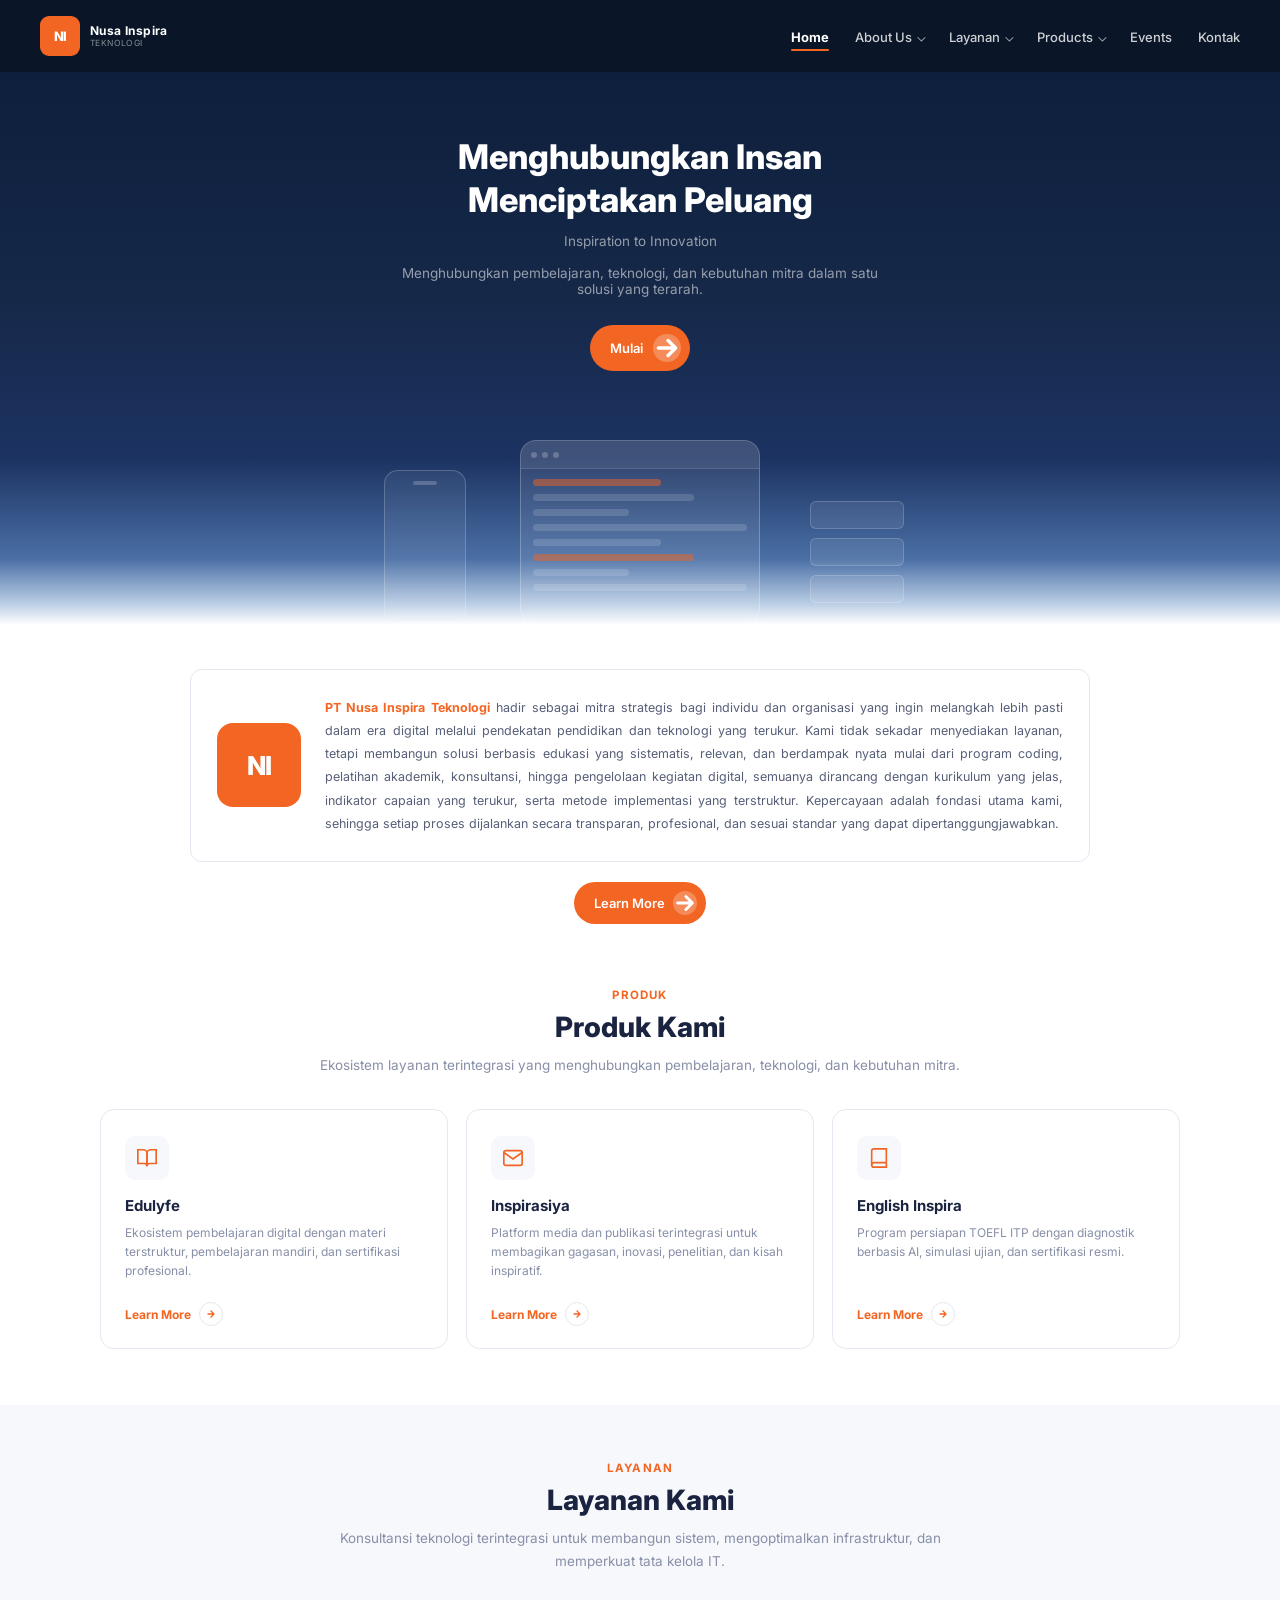
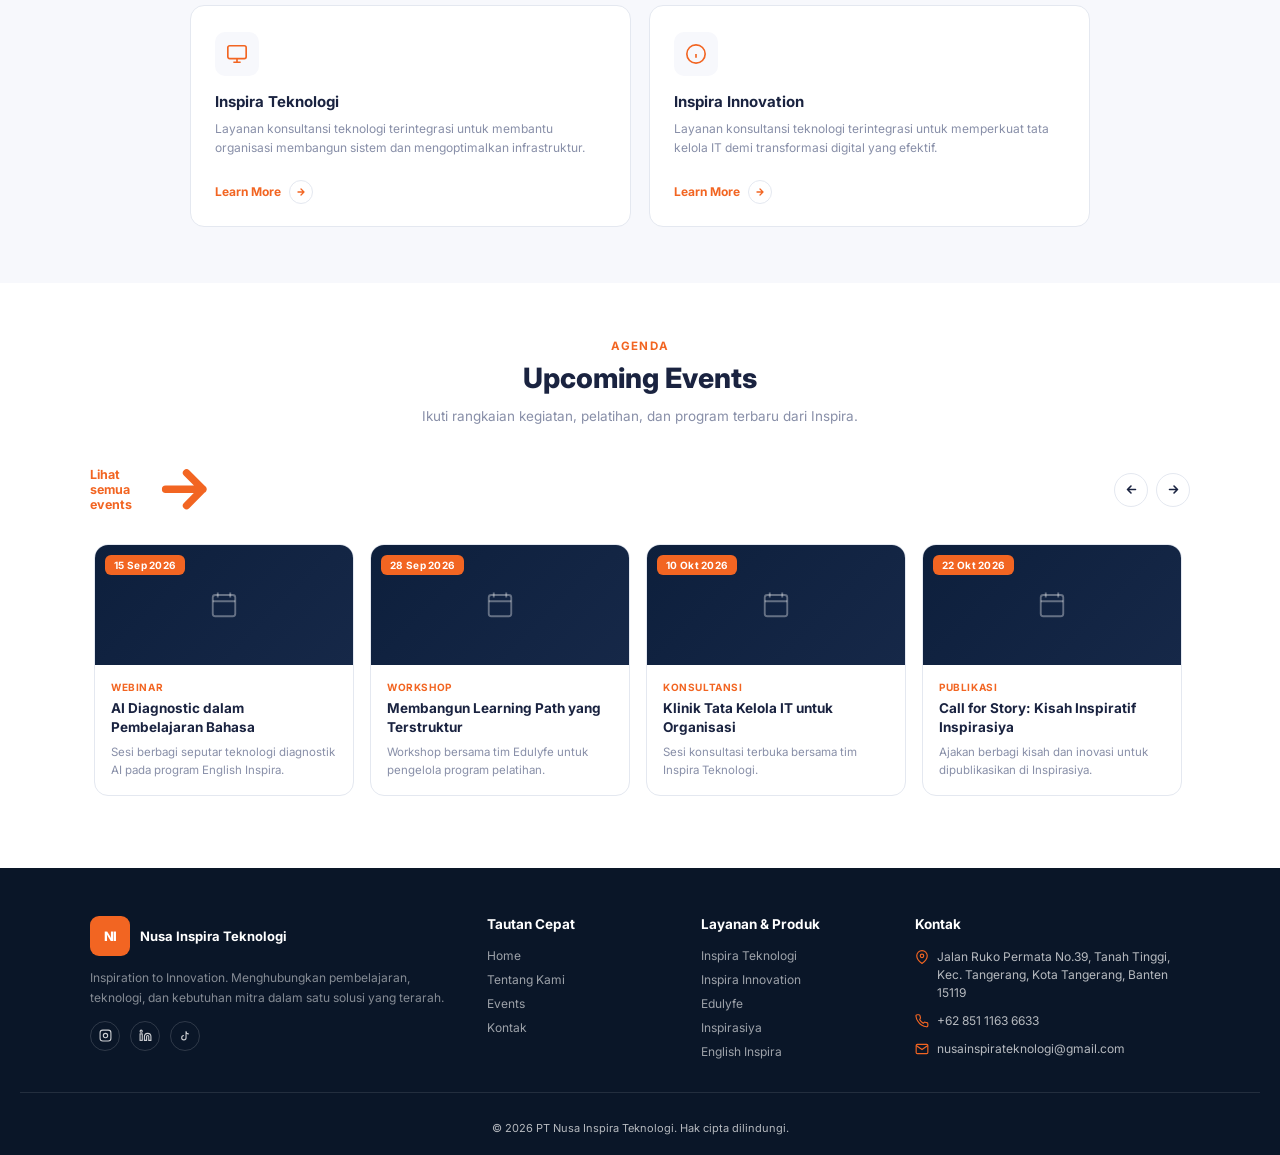
<file: index.html>
<!DOCTYPE html>
<html lang="id">
<head>
<meta charset="UTF-8" />
<meta name="viewport" content="width=device-width, initial-scale=1.0" />
<meta name="description" content="PT Nusa Inspira Teknologi — mitra strategis pendidikan dan teknologi untuk individu dan organisasi. Inspiration to Innovation." />
<title>PT Nusa Inspira Teknologi | Inspiration to Innovation</title>
<link href="https://fonts.googleapis.com/css2?family=Inter:wght@400;500;600;700;800&display=swap" rel="stylesheet" />
<link rel="icon" type="image/png" href="assets/favicon.png" />
<link rel="stylesheet" href="assets/style.css" />
</head>
<body data-page="home">

<script src="partials/nav.js"></script>

<!-- HERO -->
<section id="hero" class="hero">
  <h1>Menghubungkan Insan<br>Menciptakan Peluang</h1>
  <p class="subtitle">Inspiration to Innovation<br><br>Menghubungkan pembelajaran, teknologi, dan kebutuhan mitra dalam satu solusi yang terarah.</p>
  <a href="#layanan" class="hero-btn">
    <span>Mulai</span>
    <div class="arr"><svg viewBox="0 0 13 13" fill="none"><path d="M2.5 6.5h8M7 3l3.5 3.5L7 10" stroke="white" stroke-width="1.6" stroke-linecap="round" stroke-linejoin="round"/></svg></div>
  </a>
  <div class="hero-devices">
    <div class="dev-phone"></div>
    <div class="dev-main">
      <div class="dev-main-bar"><div class="dev-dot"></div><div class="dev-dot"></div><div class="dev-dot"></div></div>
      <div class="dev-main-body">
        <div class="dbar o s60"></div><div class="dbar s75"></div><div class="dbar s45"></div><div class="dbar"></div>
        <div class="dbar s60"></div><div class="dbar o s75"></div><div class="dbar s45"></div><div class="dbar"></div>
      </div>
    </div>
    <div class="dev-right"><div class="dev-rcard"></div><div class="dev-rcard"></div><div class="dev-rcard"></div></div>
  </div>
</section>

<!-- DESCRIPTION -->
<section class="about">
  <div class="about-card">
    <div class="about-logo"><div class="logo-mark">NI</div></div>
    <div class="about-text">
      <p><strong>PT Nusa Inspira Teknologi</strong> hadir sebagai mitra strategis bagi individu dan organisasi yang ingin melangkah lebih pasti dalam era digital melalui pendekatan pendidikan dan teknologi yang terukur. Kami tidak sekadar menyediakan layanan, tetapi membangun solusi berbasis edukasi yang sistematis, relevan, dan berdampak nyata mulai dari program coding, pelatihan akademik, konsultansi, hingga pengelolaan kegiatan digital, semuanya dirancang dengan kurikulum yang jelas, indikator capaian yang terukur, serta metode implementasi yang terstruktur. Kepercayaan adalah fondasi utama kami, sehingga setiap proses dijalankan secara transparan, profesional, dan sesuai standar yang dapat dipertanggungjawabkan.</p>
    </div>
  </div>
  <div class="about-learn-wrap">
    <a href="tentang-kami.html" class="about-learn">
      <span>Learn More</span>
      <div class="arr"><svg viewBox="0 0 13 13" fill="none"><path d="M2.5 6.5h8M7 3l3.5 3.5L7 10" stroke="white" stroke-width="1.6" stroke-linecap="round" stroke-linejoin="round"/></svg></div>
    </a>
  </div>
</section>

<!-- PRODUCTS -->
<section id="products" class="section">
  <div class="section-head">
    <span class="eyebrow">Produk</span>
    <h2>Produk Kami</h2>
    <p>Ekosistem layanan terintegrasi yang menghubungkan pembelajaran, teknologi, dan kebutuhan mitra.</p>
  </div>
  <div class="cards-wrap three">
    <a href="produk-edulyfe.html" class="svc-card">
      <div class="ci"><svg viewBox="0 0 24 24" fill="none" stroke="currentColor" stroke-width="1.8"><path d="M2 3h6a4 4 0 0 1 4 4v14a3 3 0 0 0-3-3H2z"/><path d="M22 3h-6a4 4 0 0 0-4 4v14a3 3 0 0 1 3-3h7z"/></svg></div>
      <h4>Edulyfe</h4>
      <p>Ekosistem pembelajaran digital dengan materi terstruktur, pembelajaran mandiri, dan sertifikasi profesional.</p>
      <span class="ca">Learn More <span class="circ"><svg viewBox="0 0 10 10" fill="none"><path d="M2 5h6M5 2l3 3-3 3" stroke="#f26522" stroke-width="1.3" stroke-linecap="round" stroke-linejoin="round"/></svg></span></span>
    </a>
    <a href="produk-inspirasiya.html" class="svc-card">
      <div class="ci"><svg viewBox="0 0 24 24" fill="none" stroke="currentColor" stroke-width="1.8"><path d="M4 4h16c1.1 0 2 .9 2 2v12c0 1.1-.9 2-2 2H4c-1.1 0-2-.9-2-2V6c0-1.1.9-2 2-2z"/><polyline points="22,6 12,13 2,6"/></svg></div>
      <h4>Inspirasiya</h4>
      <p>Platform media dan publikasi terintegrasi untuk membagikan gagasan, inovasi, penelitian, dan kisah inspiratif.</p>
      <span class="ca">Learn More <span class="circ"><svg viewBox="0 0 10 10" fill="none"><path d="M2 5h6M5 2l3 3-3 3" stroke="#f26522" stroke-width="1.3" stroke-linecap="round" stroke-linejoin="round"/></svg></span></span>
    </a>
    <a href="produk-english-inspira.html" class="svc-card">
      <div class="ci"><svg viewBox="0 0 24 24" fill="none" stroke="currentColor" stroke-width="1.8"><path d="M4 19.5A2.5 2.5 0 0 1 6.5 17H20"/><path d="M6.5 2H20v20H6.5A2.5 2.5 0 0 1 4 19.5v-15A2.5 2.5 0 0 1 6.5 2z"/></svg></div>
      <h4>English Inspira</h4>
      <p>Program persiapan TOEFL ITP dengan diagnostik berbasis AI, simulasi ujian, dan sertifikasi resmi.</p>
      <span class="ca">Learn More <span class="circ"><svg viewBox="0 0 10 10" fill="none"><path d="M2 5h6M5 2l3 3-3 3" stroke="#f26522" stroke-width="1.3" stroke-linecap="round" stroke-linejoin="round"/></svg></span></span>
    </a>
  </div>
</section>

<!-- LAYANAN -->
<section id="layanan" class="section alt">
  <div class="section-head">
    <span class="eyebrow">Layanan</span>
    <h2>Layanan Kami</h2>
    <p>Konsultansi teknologi terintegrasi untuk membangun sistem, mengoptimalkan infrastruktur, dan memperkuat tata kelola IT.</p>
  </div>
  <div class="cards-wrap">
    <a href="layanan-inspira-teknologi.html" class="svc-card">
      <div class="ci"><svg viewBox="0 0 24 24" fill="none" stroke="currentColor" stroke-width="1.8"><rect x="2" y="3" width="20" height="14" rx="2"/><line x1="8" y1="21" x2="16" y2="21"/><line x1="12" y1="17" x2="12" y2="21"/></svg></div>
      <h4>Inspira Teknologi</h4>
      <p>Layanan konsultansi teknologi terintegrasi untuk membantu organisasi membangun sistem dan mengoptimalkan infrastruktur.</p>
      <span class="ca">Learn More <span class="circ"><svg viewBox="0 0 10 10" fill="none"><path d="M2 5h6M5 2l3 3-3 3" stroke="#f26522" stroke-width="1.3" stroke-linecap="round" stroke-linejoin="round"/></svg></span></span>
    </a>
    <a href="layanan-inspira-innovation.html" class="svc-card">
      <div class="ci"><svg viewBox="0 0 24 24" fill="none" stroke="currentColor" stroke-width="1.8"><circle cx="12" cy="12" r="10"/><path d="M12 16v-4M12 8h.01"/></svg></div>
      <h4>Inspira Innovation</h4>
      <p>Layanan konsultansi teknologi terintegrasi untuk memperkuat tata kelola IT demi transformasi digital yang efektif.</p>
      <span class="ca">Learn More <span class="circ"><svg viewBox="0 0 10 10" fill="none"><path d="M2 5h6M5 2l3 3-3 3" stroke="#f26522" stroke-width="1.3" stroke-linecap="round" stroke-linejoin="round"/></svg></span></span>
    </a>
  </div>
</section>

<!-- EVENTS STRIP -->
<section id="events" class="section">
  <div class="section-head">
    <span class="eyebrow">Agenda</span>
    <h2>Upcoming Events</h2>
    <p>Ikuti rangkaian kegiatan, pelatihan, dan program terbaru dari Inspira.</p>
  </div>
  <div class="events-strip-wrap">
    <div class="events-nav-btns">
      <a href="events.html" class="events-see-all">Lihat semua events
        <svg viewBox="0 0 13 13" fill="none"><path d="M2.5 6.5h8M7 3l3.5 3.5L7 10" stroke="#f26522" stroke-width="1.6" stroke-linecap="round" stroke-linejoin="round"/></svg>
      </a>
      <div class="events-arrow-group">
        <button class="earrow" id="eventsLeft" aria-label="Lihat semua events" title="Lihat semua events">
          <svg viewBox="0 0 13 13" fill="none"><path d="M10.5 6.5h-8M6 3 2.5 6.5 6 10" stroke="#1a2340" stroke-width="1.6" stroke-linecap="round" stroke-linejoin="round"/></svg>
        </button>
        <button class="earrow" id="eventsRight" aria-label="Geser kanan" title="Geser kanan">
          <svg viewBox="0 0 13 13" fill="none"><path d="M2.5 6.5h8M7 3l3.5 3.5L7 10" stroke="#1a2340" stroke-width="1.6" stroke-linecap="round" stroke-linejoin="round"/></svg>
        </button>
      </div>
    </div>
    <div class="events-strip" id="eventsStrip">
      <a href="event-detail.html?id=ai-diagnostic-pembelajaran-bahasa" class="event-card">
        <div class="event-thumb">
          <span class="event-date-badge">15 Sep 2026</span>
          <svg viewBox="0 0 24 24" fill="none" stroke="currentColor" stroke-width="1.5"><rect x="3" y="4" width="18" height="17" rx="2"/><line x1="3" y1="9" x2="21" y2="9"/><line x1="7" y1="2" x2="7" y2="6"/><line x1="17" y1="2" x2="17" y2="6"/></svg>
        </div>
        <div class="event-body">
          <span class="etag">Webinar</span>
          <h4>AI Diagnostic dalam Pembelajaran Bahasa</h4>
          <p>Sesi berbagi seputar teknologi diagnostik AI pada program English Inspira.</p>
        </div>
      </a>
      <a href="event-detail.html?id=membangun-learning-path" class="event-card">
        <div class="event-thumb">
          <span class="event-date-badge">28 Sep 2026</span>
          <svg viewBox="0 0 24 24" fill="none" stroke="currentColor" stroke-width="1.5"><rect x="3" y="4" width="18" height="17" rx="2"/><line x1="3" y1="9" x2="21" y2="9"/><line x1="7" y1="2" x2="7" y2="6"/><line x1="17" y1="2" x2="17" y2="6"/></svg>
        </div>
        <div class="event-body">
          <span class="etag">Workshop</span>
          <h4>Membangun Learning Path yang Terstruktur</h4>
          <p>Workshop bersama tim Edulyfe untuk pengelola program pelatihan.</p>
        </div>
      </a>
      <a href="event-detail.html?id=klinik-tata-kelola-it" class="event-card">
        <div class="event-thumb">
          <span class="event-date-badge">10 Okt 2026</span>
          <svg viewBox="0 0 24 24" fill="none" stroke="currentColor" stroke-width="1.5"><rect x="3" y="4" width="18" height="17" rx="2"/><line x1="3" y1="9" x2="21" y2="9"/><line x1="7" y1="2" x2="7" y2="6"/><line x1="17" y1="2" x2="17" y2="6"/></svg>
        </div>
        <div class="event-body">
          <span class="etag">Konsultansi</span>
          <h4>Klinik Tata Kelola IT untuk Organisasi</h4>
          <p>Sesi konsultasi terbuka bersama tim Inspira Teknologi.</p>
        </div>
      </a>
      <a href="event-detail.html?id=call-for-story-inspirasiya" class="event-card">
        <div class="event-thumb">
          <span class="event-date-badge">22 Okt 2026</span>
          <svg viewBox="0 0 24 24" fill="none" stroke="currentColor" stroke-width="1.5"><rect x="3" y="4" width="18" height="17" rx="2"/><line x1="3" y1="9" x2="21" y2="9"/><line x1="7" y1="2" x2="7" y2="6"/><line x1="17" y1="2" x2="17" y2="6"/></svg>
        </div>
        <div class="event-body">
          <span class="etag">Publikasi</span>
          <h4>Call for Story: Kisah Inspiratif Inspirasiya</h4>
          <p>Ajakan berbagi kisah dan inovasi untuk dipublikasikan di Inspirasiya.</p>
        </div>
      </a>
    </div>
  </div>
</section>

<script src="partials/footer.js"></script>
<script src="assets/main.js"></script>
</body>
</html>
</file>
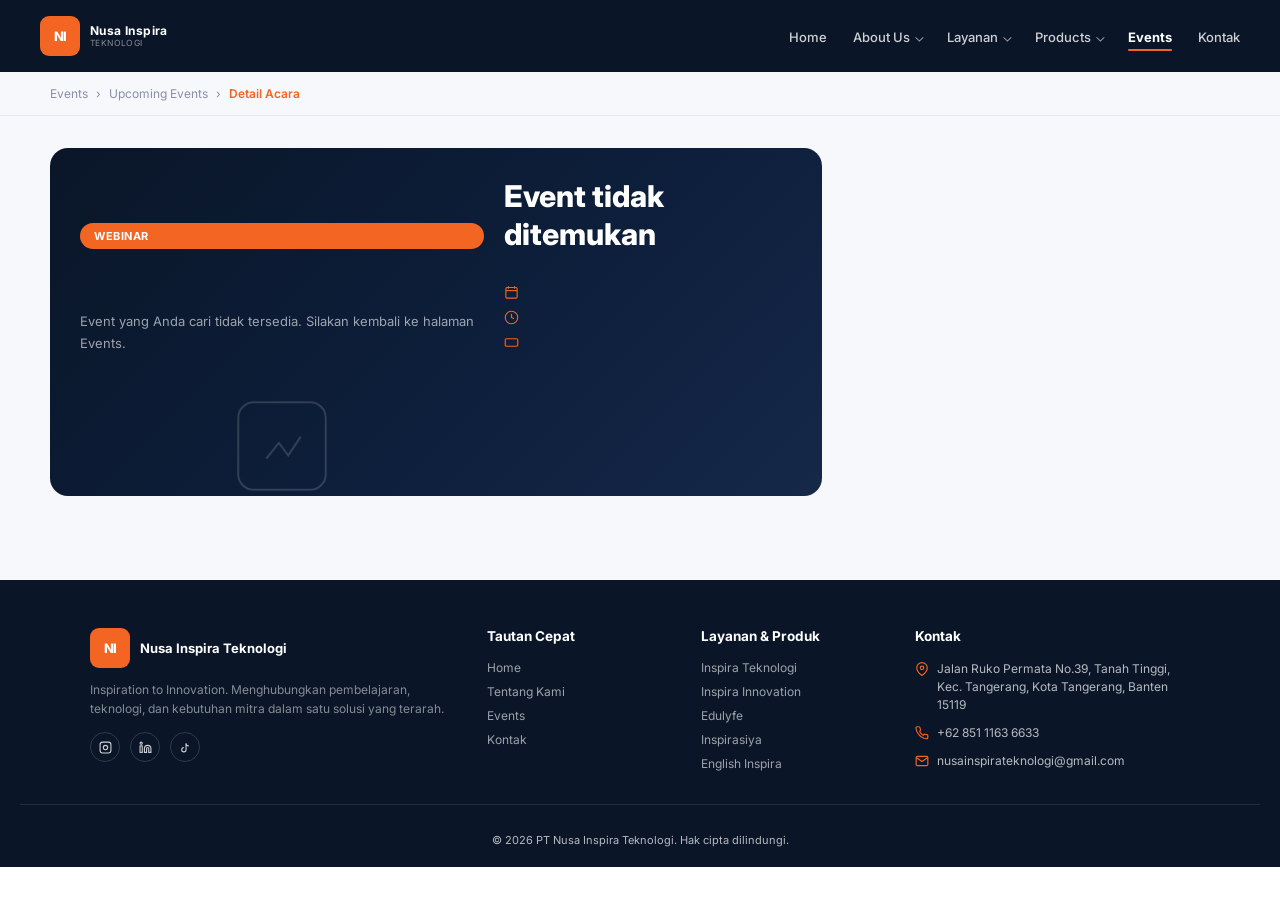
<file: event-detail.html>
<!DOCTYPE html>
<html lang="id">
<head>
<meta charset="UTF-8" />
<meta name="viewport" content="width=device-width, initial-scale=1.0" />
<meta name="description" content="Detail Event — PT Nusa Inspira Teknologi." />
<title>Detail Event | PT Nusa Inspira Teknologi</title>
<link href="https://fonts.googleapis.com/css2?family=Inter:wght@400;500;600;700;800&display=swap" rel="stylesheet" />
<link rel="icon" type="image/png" href="assets/favicon.png" />
<link rel="stylesheet" href="assets/style.css" />
</head>
<body data-page="events">

<script src="partials/nav.js"></script>

<div class="ed-breadcrumb">
  <div class="ed-breadcrumb-inner">
    <a href="events.html">Events</a>
    <span>&rsaquo;</span>
    <a href="events.html">Upcoming Events</a>
    <span>&rsaquo;</span>
    <span id="ed-crumb-title">Detail Acara</span>
  </div>
</div>

<section class="section ed-section">
  <div class="ed-layout">

    <div class="ed-main">
      <div class="ed-hero">
        <span class="ed-hero-tag" id="ed-tag">Webinar</span>
        <h1 id="ed-title">Memuat...</h1>
        <p id="ed-desc-short"></p>
        <div class="ed-hero-meta">
          <span><svg viewBox="0 0 24 24" fill="none" stroke="currentColor" stroke-width="1.8"><rect x="3" y="4" width="18" height="17" rx="2"/><line x1="3" y1="9" x2="21" y2="9"/><line x1="7" y1="2" x2="7" y2="6"/><line x1="17" y1="2" x2="17" y2="6"/></svg><span id="ed-date"></span></span>
          <span><svg viewBox="0 0 24 24" fill="none" stroke="currentColor" stroke-width="1.8"><circle cx="12" cy="12" r="10"/><polyline points="12 6 12 12 16 14"/></svg><span id="ed-time"></span></span>
          <span><svg viewBox="0 0 24 24" fill="none" stroke="currentColor" stroke-width="1.8"><rect x="2" y="6" width="20" height="12" rx="2"/><path d="M12 12h.01"/></svg><span id="ed-location"></span></span>
        </div>
        <div class="ed-hero-visual">
          <svg viewBox="0 0 64 64" fill="none" stroke="currentColor" stroke-width="1.3"><rect x="4" y="4" width="56" height="56" rx="10"/><path d="M22 40l8-10 6 8 8-12"/></svg>
        </div>
      </div>

      <div class="ed-card">
        <h3>Tentang Acara</h3>
        <p id="ed-about"></p>
      </div>

      <div class="ed-twocol">
        <div class="ed-card">
          <h3>Agenda</h3>
          <ul class="ed-agenda" id="ed-agenda"></ul>
        </div>
        <div class="ed-card">
          <h3>Anda akan mendapatkan</h3>
          <ul class="ed-benefits" id="ed-benefits"></ul>
        </div>
      </div>

      <div class="ed-card">
        <h3>Pembicara</h3>
        <div class="ed-speakers" id="ed-speakers"></div>
      </div>
    </div>

    <aside class="ed-sidebar">
      <div class="ed-card ed-cta-card">
        <h3>Siap bergabung?</h3>
        <p>Daftarkan diri Anda sekarang dan dapatkan akses ke materi eksklusif serta sesi interaktif bersama ahlinya.</p>
        <a href="produk-edulyfe.html" class="ed-regist-btn">
          <svg viewBox="0 0 24 24" fill="none" stroke="currentColor" stroke-width="2"><path d="M18 13v6a2 2 0 0 1-2 2H5a2 2 0 0 1-2-2V8a2 2 0 0 1 2-2h6"/><polyline points="15 3 21 3 21 9"/><line x1="10" y1="14" x2="21" y2="3"/></svg>
          <span>Daftar Sekarang di Edulyfe.id</span>
        </a>
        <p class="ed-cta-note">Anda akan diarahkan ke <strong>edulyfe.id</strong> untuk proses pendaftaran dan pembayaran.</p>
        <div class="ed-trust-row">
          <div><svg viewBox="0 0 24 24" fill="none" stroke="currentColor" stroke-width="1.8"><path d="M12 22s8-4 8-10V5l-8-3-8 3v7c0 6 8 10 8 10z"/></svg><span>Pembayaran Aman</span></div>
          <div><svg viewBox="0 0 24 24" fill="none" stroke="currentColor" stroke-width="1.8"><path d="M12 15a4 4 0 1 0 0-8 4 4 0 0 0 0 8z"/><path d="M8.5 14 7 22l5-3 5 3-1.5-8"/></svg><span>E-sertifikat Resmi</span></div>
          <div><svg viewBox="0 0 24 24" fill="none" stroke="currentColor" stroke-width="1.8"><path d="M18 8a6 6 0 0 0-12 0c0 7-3 9-3 9h18s-3-2-3-9"/><path d="M13.7 21a2 2 0 0 1-3.4 0"/></svg><span>Dukungan Peserta</span></div>
        </div>
      </div>

      <div class="ed-card ed-info-card">
        <h3>Informasi Acara</h3>
        <dl class="ed-info-list">
          <div><dt><svg viewBox="0 0 24 24" fill="none" stroke="currentColor" stroke-width="1.8"><rect x="3" y="4" width="18" height="17" rx="2"/><line x1="3" y1="9" x2="21" y2="9"/></svg>Tanggal</dt><dd id="ed-info-date"></dd></div>
          <div><dt><svg viewBox="0 0 24 24" fill="none" stroke="currentColor" stroke-width="1.8"><circle cx="12" cy="12" r="10"/><polyline points="12 6 12 12 16 14"/></svg>Waktu</dt><dd id="ed-info-time"></dd></div>
          <div><dt><svg viewBox="0 0 24 24" fill="none" stroke="currentColor" stroke-width="1.8"><rect x="2" y="6" width="20" height="12" rx="2"/></svg>Lokasi</dt><dd id="ed-info-location"></dd></div>
          <div><dt><svg viewBox="0 0 24 24" fill="none" stroke="currentColor" stroke-width="1.8"><path d="M4 4h16c1.1 0 2 .9 2 2v12c0 1.1-.9 2-2 2H4c-1.1 0-2-.9-2-2V6c0-1.1.9-2 2-2z"/></svg>Tiket</dt><dd id="ed-info-price"></dd></div>
          <div><dt><svg viewBox="0 0 24 24" fill="none" stroke="currentColor" stroke-width="1.8"><rect x="3" y="7" width="18" height="14" rx="2"/><path d="M16 3v4M8 3v4"/></svg>Kategori</dt><dd id="ed-info-category"></dd></div>
          <div><dt><svg viewBox="0 0 24 24" fill="none" stroke="currentColor" stroke-width="1.8"><rect x="2" y="3" width="20" height="14" rx="2"/></svg>Penyelenggara</dt><dd>Nusa Inspira Teknologi</dd></div>
        </dl>
      </div>

      <div class="ed-card ed-help-card">
        <h3>Butuh bantuan?</h3>
        <p>Hubungi kami jika Anda memiliki pertanyaan seputar acara ini.</p>
        <a href="mailto:events@nusainspira.co.id">
          <svg viewBox="0 0 24 24" fill="none" stroke="currentColor" stroke-width="1.8"><path d="M4 4h16c1.1 0 2 .9 2 2v12c0 1.1-.9 2-2 2H4c-1.1 0-2-.9-2-2V6c0-1.1.9-2 2-2z"/><polyline points="22,6 12,13 2,6"/></svg>
          <span>events@nusainspira.co.id</span>
        </a>
      </div>
    </aside>

  </div>
</section>

<script>
  var EVENTS = {
    "ai-diagnostic-pembelajaran-bahasa": {
      tag: "Webinar",
      date: "15 September 2026",
      time: "09.00 - 11.30 WIB",
      location: "Online via Zoom",
      price: "Rp 99.000",
      category: "Webinar Pendidikan",
      title: "AI Diagnostic dalam Pembelajaran Bahasa",
      shortDesc: "Sesi berbagi seputar teknologi diagnostik AI pada program English Inspira, terbuka untuk pendidik dan pelajar.",
      about: "Webinar ini membahas bagaimana teknologi Artificial Intelligence dapat digunakan untuk diagnostik kemampuan bahasa secara akurat dan efisien. Melalui studi kasus pada program English Inspira, peserta akan mendapatkan gambaran praktik implementasi AI dalam dunia pendidikan yang relevan dan aplikatif.",
      agenda: [
        ["09.00 - 09.15", "Pembukaan"],
        ["09.15 - 10.00", "AI dalam Diagnostik Pembelajaran Bahasa"],
        ["10.00 - 10.45", "Studi Kasus: Implementasi di English Inspira"],
        ["10.45 - 11.15", "Tanya Jawab"],
        ["11.15 - 11.30", "Penutupan"]
      ],
      benefits: [
        "Wawasan terbaru seputar AI dalam pendidikan",
        "Pemahaman konsep dan metode diagnostik AI",
        "Studi kasus nyata dari program English Inspira",
        "E-sertifikat untuk seluruh peserta",
        "Materi webinar (PDF)"
      ],
      speakers: [
        { name: "Dr. Andini Putri, M.Pd.", role: "AI in Education Specialist", bio: "Pengembang program diagnostik AI pada English Inspira." },
        { name: "Rizky Pratama, S.T.", role: "Machine Learning Engineer", bio: "Tim pengembang sistem AI dan analitik pembelajaran." }
      ]
    },
    "membangun-learning-path": {
      tag: "Workshop",
      date: "28 September 2026",
      time: "09.00 - 12.00 WIB",
      location: "Online via Zoom",
      price: "Rp 149.000",
      category: "Workshop Kurikulum",
      title: "Membangun Learning Path yang Terstruktur",
      shortDesc: "Workshop bersama tim Edulyfe untuk pengelola program pelatihan dan penyusun kurikulum digital.",
      about: "Workshop ini mengajak peserta untuk berlatih menyusun learning path yang runtut dan terukur, mulai dari analisis kebutuhan belajar, penyusunan tahapan materi, hingga evaluasi capaian pembelajaran pada ekosistem Edulyfe.",
      agenda: [
        ["09.00 - 09.15", "Pembukaan"],
        ["09.15 - 10.15", "Prinsip Penyusunan Learning Path"],
        ["10.15 - 11.15", "Praktik Menyusun Kurikulum Bertahap"],
        ["11.15 - 11.45", "Tanya Jawab"],
        ["11.45 - 12.00", "Penutupan"]
      ],
      benefits: [
        "Template learning path siap pakai",
        "Panduan menyusun kurikulum bertahap",
        "Sesi konsultasi singkat dengan tim Edulyfe",
        "E-sertifikat untuk seluruh peserta",
        "Materi workshop (PDF)"
      ],
      speakers: [
        { name: "Vina Kartika, M.Kom.", role: "Instructional Designer", bio: "Penyusun kurikulum digital pada ekosistem Edulyfe." }
      ]
    },
    "klinik-tata-kelola-it": {
      tag: "Konsultansi",
      date: "10 Oktober 2026",
      time: "13.00 - 15.00 WIB",
      location: "Online via Zoom",
      price: "Gratis",
      category: "Klinik Konsultansi",
      title: "Klinik Tata Kelola IT untuk Organisasi",
      shortDesc: "Sesi konsultasi terbuka bersama tim Inspira Teknologi seputar strategi dan tata kelola infrastruktur IT.",
      about: "Sesi konsultasi terbuka ini dirancang bagi organisasi yang ingin mendapatkan masukan langsung mengenai strategi teknologi, tata kelola IT, dan langkah optimalisasi infrastruktur yang sesuai dengan kebutuhan bisnis.",
      agenda: [
        ["13.00 - 13.10", "Pembukaan"],
        ["13.10 - 14.00", "Pemaparan Praktik Tata Kelola IT"],
        ["14.00 - 14.45", "Sesi Konsultasi Terbuka"],
        ["14.45 - 15.00", "Penutupan"]
      ],
      benefits: [
        "Masukan langsung dari tim Inspira Teknologi",
        "Checklist tata kelola IT organisasi",
        "Kesempatan konsultasi lanjutan",
        "E-sertifikat kehadiran"
      ],
      speakers: [
        { name: "Faisal Ramadhan, S.Kom., M.T.", role: "IT Governance Consultant", bio: "Konsultan tata kelola IT pada Inspira Teknologi." }
      ]
    },
    "call-for-story-inspirasiya": {
      tag: "Publikasi",
      date: "22 Oktober 2026",
      time: "Sepanjang hari",
      location: "Daring / Pengumpulan Naskah",
      price: "Gratis",
      category: "Publikasi & Media",
      title: "Call for Story: Kisah Inspiratif Inspirasiya",
      shortDesc: "Ajakan berbagi kisah, inovasi, dan pencapaian untuk dipublikasikan pada platform Inspirasiya.",
      about: "Program ini mengajak individu maupun organisasi untuk membagikan kisah inspiratif, inovasi, dan pencapaian yang akan dipublikasikan melalui platform Inspirasiya agar dapat memberikan manfaat dan inspirasi bagi masyarakat luas.",
      agenda: [
        ["Tahap 1", "Pengumpulan naskah"],
        ["Tahap 2", "Kurasi dan seleksi oleh tim redaksi"],
        ["Tahap 3", "Proses editorial"],
        ["Tahap 4", "Publikasi di Inspirasiya"]
      ],
      benefits: [
        "Publikasi resmi di platform Inspirasiya",
        "Eksposur kisah ke pembaca yang lebih luas",
        "Pendampingan editorial dari tim redaksi",
        "Sertifikat publikasi"
      ],
      speakers: [
        { name: "Tim Redaksi Inspirasiya", role: "Editorial Team", bio: "Mengelola kurasi dan publikasi konten Inspirasiya." }
      ]
    },
    "persiapan-toefl-itp": {
      tag: "Webinar",
      date: "5 November 2026",
      time: "19.00 - 21.00 WIB",
      location: "Online via Zoom",
      price: "Rp 79.000",
      category: "Webinar Bahasa Inggris",
      title: "Persiapan TOEFL ITP: Strategi Skor Optimal",
      shortDesc: "Webinar bersama tim English Inspira membahas strategi belajar efektif menjelang tes TOEFL ITP resmi.",
      about: "Webinar ini membahas strategi belajar yang efektif untuk menghadapi TOEFL ITP, mencakup teknik mengerjakan tiap bagian tes, manajemen waktu, serta tips memaksimalkan skor berdasarkan pengalaman program English Inspira.",
      agenda: [
        ["19.00 - 19.15", "Pembukaan"],
        ["19.15 - 20.00", "Strategi Listening & Structure"],
        ["20.00 - 20.40", "Strategi Reading & Manajemen Waktu"],
        ["20.40 - 21.00", "Tanya Jawab & Penutupan"]
      ],
      benefits: [
        "Strategi menjawab tiap bagian TOEFL ITP",
        "Tips manajemen waktu saat ujian",
        "Rekomendasi latihan lanjutan",
        "E-sertifikat untuk seluruh peserta"
      ],
      speakers: [
        { name: "Michelle Tanjung, M.Ed.", role: "TOEFL Instructor", bio: "Pengajar utama program English Inspira." }
      ]
    },
    "coding-kreativitas-digital-remaja": {
      tag: "Workshop",
      date: "18 November 2026",
      time: "09.00 - 12.00 WIB",
      location: "Hotel XY, Bandung",
      price: "Rp 199.000",
      category: "Workshop Coding",
      title: "Coding & Kreativitas Digital untuk Remaja",
      shortDesc: "Workshop pengenalan dasar coding dan pengembangan proyek kreatif digital untuk peserta usia sekolah.",
      about: "Workshop ini mengenalkan logika pemrograman dasar kepada peserta usia sekolah melalui metode visual yang interaktif, dilanjutkan dengan praktik langsung membuat proyek kreatif digital sederhana.",
      agenda: [
        ["09.00 - 09.20", "Pembukaan & Perkenalan"],
        ["09.20 - 10.30", "Pengenalan Logika Pemrograman Visual"],
        ["10.30 - 11.30", "Praktik Membuat Proyek Kreatif"],
        ["11.30 - 12.00", "Presentasi Karya & Penutupan"]
      ],
      benefits: [
        "Pengenalan dasar coding secara visual",
        "Pendampingan langsung dari mentor",
        "Proyek kreatif digital hasil karya sendiri",
        "E-sertifikat untuk seluruh peserta"
      ],
      speakers: [
        { name: "Dimas Aditya, S.Kom.", role: "Coding Instructor", bio: "Fasilitator program Inspira Innovation untuk remaja." }
      ]
    }
  };

  var id = new URLSearchParams(window.location.search).get('id');
  var data = EVENTS[id];

  function fillList(elId, items, renderer) {
    var el = document.getElementById(elId);
    el.innerHTML = items.map(renderer).join('');
  }

  if (data) {
    document.title = data.title + " | PT Nusa Inspira Teknologi";
    document.getElementById('ed-crumb-title').textContent = data.title;
    document.getElementById('ed-tag').textContent = data.tag;
    document.getElementById('ed-title').textContent = data.title;
    document.getElementById('ed-desc-short').textContent = data.shortDesc;
    document.getElementById('ed-date').textContent = data.date;
    document.getElementById('ed-time').textContent = data.time;
    document.getElementById('ed-location').textContent = data.location;
    document.getElementById('ed-about').textContent = data.about;

    document.getElementById('ed-info-date').textContent = data.date;
    document.getElementById('ed-info-time').textContent = data.time;
    document.getElementById('ed-info-location').textContent = data.location;
    document.getElementById('ed-info-price').textContent = data.price;
    document.getElementById('ed-info-category').textContent = data.category;

    fillList('ed-agenda', data.agenda, function (item) {
      return '<li><span class="ed-agenda-time">' + item[0] + '</span><span>' + item[1] + '</span></li>';
    });
    fillList('ed-benefits', data.benefits, function (text) {
      return '<li><svg viewBox="0 0 24 24" fill="none" stroke="currentColor" stroke-width="2"><polyline points="20 6 9 17 4 12"/></svg><span>' + text + '</span></li>';
    });
    fillList('ed-speakers', data.speakers, function (sp) {
      return '<div class="ed-speaker"><div class="ed-speaker-avatar"></div><div><h5>' + sp.name + '</h5><span class="ed-speaker-role">' + sp.role + '</span><p>' + sp.bio + '</p></div></div>';
    });
  } else {
    document.getElementById('ed-title').textContent = "Event tidak ditemukan";
    document.getElementById('ed-desc-short').textContent = "Event yang Anda cari tidak tersedia. Silakan kembali ke halaman Events.";
    document.querySelectorAll('.ed-card, .ed-sidebar').forEach(function (el) { el.style.display = 'none'; });
  }
</script>

<script src="partials/footer.js"></script>
<script src="assets/main.js"></script>
</body>
</html>
</file>
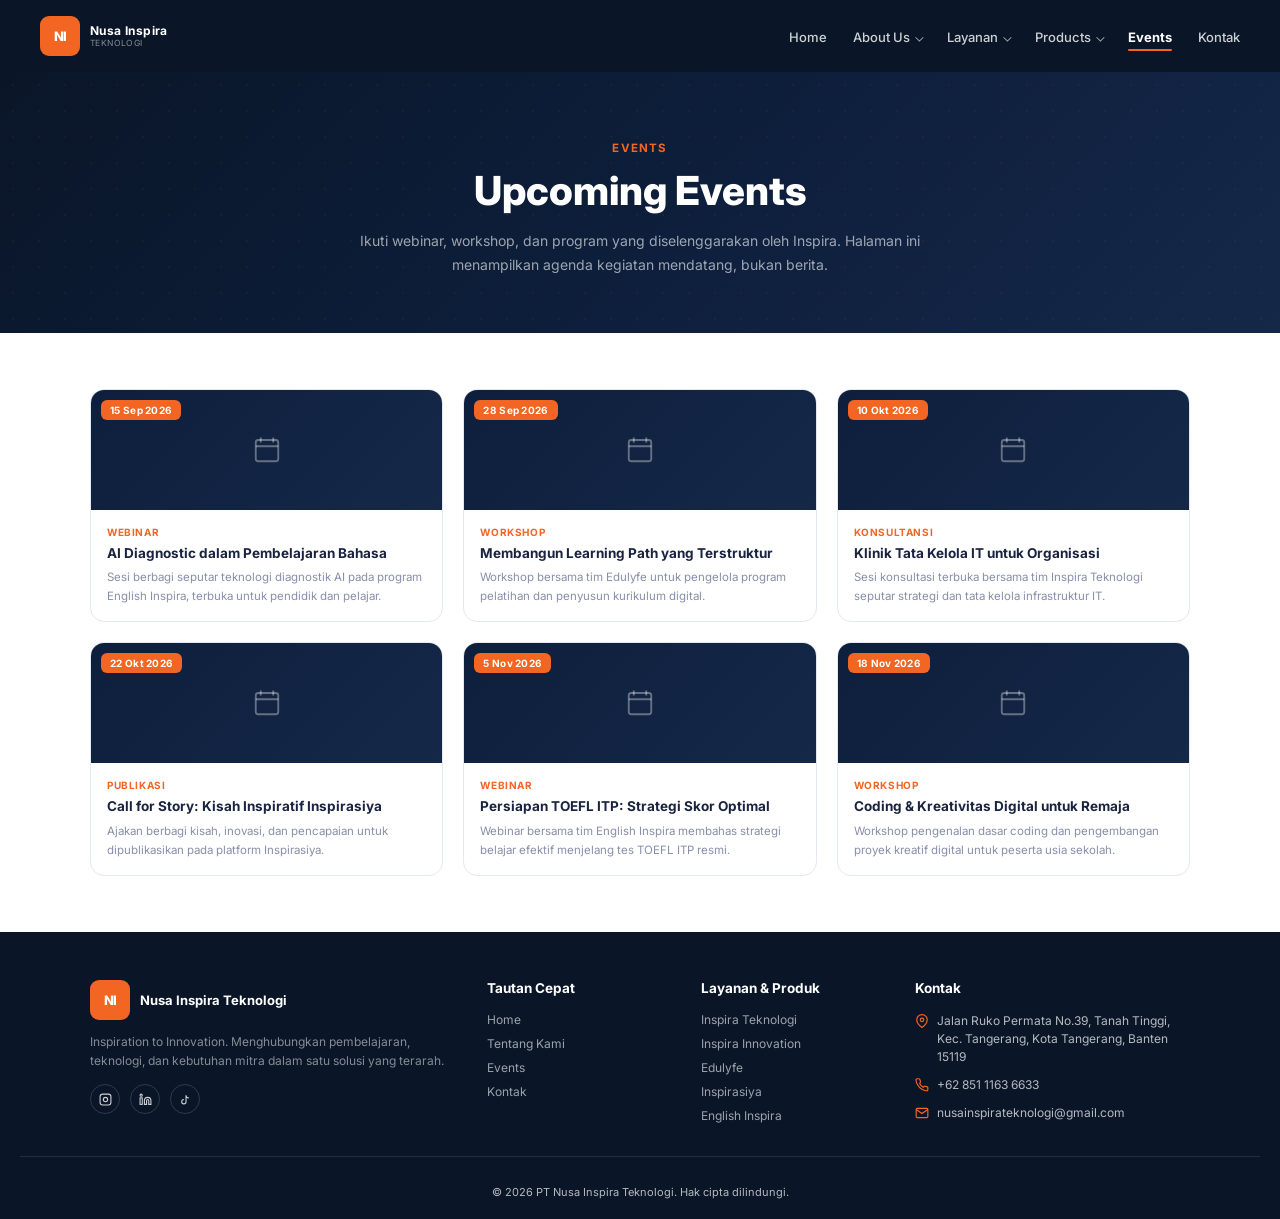
<file: events.html>
<!DOCTYPE html>
<html lang="id">
<head>
<meta charset="UTF-8" />
<meta name="viewport" content="width=device-width, initial-scale=1.0" />
<meta name="description" content="Events — jadwal kegiatan dan program terbaru dari PT Nusa Inspira Teknologi." />
<title>Events | PT Nusa Inspira Teknologi</title>
<link href="https://fonts.googleapis.com/css2?family=Inter:wght@400;500;600;700;800&display=swap" rel="stylesheet" />
<link rel="icon" type="image/png" href="assets/favicon.png" />
<link rel="stylesheet" href="assets/style.css" />
</head>
<body data-page="events">

<script src="partials/nav.js"></script>

<section class="page-hero">
  <span class="eyebrow">Events</span>
  <h1>Upcoming Events</h1>
  <p>Ikuti webinar, workshop, dan program yang diselenggarakan oleh Inspira. Halaman ini menampilkan agenda kegiatan mendatang, bukan berita.</p>
</section>

<section class="section">
    <div class="events-page-grid">
    <a href="event-detail.html?id=ai-diagnostic-pembelajaran-bahasa" class="event-card full">
      <div class="event-thumb">
        <span class="event-date-badge">15 Sep 2026</span>
        <svg viewBox="0 0 24 24" fill="none" stroke="currentColor" stroke-width="1.5"><rect x="3" y="4" width="18" height="17" rx="2"/><line x1="3" y1="9" x2="21" y2="9"/><line x1="7" y1="2" x2="7" y2="6"/><line x1="17" y1="2" x2="17" y2="6"/></svg>
      </div>
      <div class="event-body">
        <span class="etag">Webinar</span>
        <h4>AI Diagnostic dalam Pembelajaran Bahasa</h4>
        <p>Sesi berbagi seputar teknologi diagnostik AI pada program English Inspira, terbuka untuk pendidik dan pelajar.</p>
      </div>
    </a>

    <a href="event-detail.html?id=membangun-learning-path" class="event-card full">
      <div class="event-thumb">
        <span class="event-date-badge">28 Sep 2026</span>
        <svg viewBox="0 0 24 24" fill="none" stroke="currentColor" stroke-width="1.5"><rect x="3" y="4" width="18" height="17" rx="2"/><line x1="3" y1="9" x2="21" y2="9"/><line x1="7" y1="2" x2="7" y2="6"/><line x1="17" y1="2" x2="17" y2="6"/></svg>
      </div>
      <div class="event-body">
        <span class="etag">Workshop</span>
        <h4>Membangun Learning Path yang Terstruktur</h4>
        <p>Workshop bersama tim Edulyfe untuk pengelola program pelatihan dan penyusun kurikulum digital.</p>
      </div>
    </a>

    <a href="event-detail.html?id=klinik-tata-kelola-it" class="event-card full">
      <div class="event-thumb">
        <span class="event-date-badge">10 Okt 2026</span>
        <svg viewBox="0 0 24 24" fill="none" stroke="currentColor" stroke-width="1.5"><rect x="3" y="4" width="18" height="17" rx="2"/><line x1="3" y1="9" x2="21" y2="9"/><line x1="7" y1="2" x2="7" y2="6"/><line x1="17" y1="2" x2="17" y2="6"/></svg>
      </div>
      <div class="event-body">
        <span class="etag">Konsultansi</span>
        <h4>Klinik Tata Kelola IT untuk Organisasi</h4>
        <p>Sesi konsultasi terbuka bersama tim Inspira Teknologi seputar strategi dan tata kelola infrastruktur IT.</p>
      </div>
    </a>

    <a href="event-detail.html?id=call-for-story-inspirasiya" class="event-card full">
      <div class="event-thumb">
        <span class="event-date-badge">22 Okt 2026</span>
        <svg viewBox="0 0 24 24" fill="none" stroke="currentColor" stroke-width="1.5"><rect x="3" y="4" width="18" height="17" rx="2"/><line x1="3" y1="9" x2="21" y2="9"/><line x1="7" y1="2" x2="7" y2="6"/><line x1="17" y1="2" x2="17" y2="6"/></svg>
      </div>
      <div class="event-body">
        <span class="etag">Publikasi</span>
        <h4>Call for Story: Kisah Inspiratif Inspirasiya</h4>
        <p>Ajakan berbagi kisah, inovasi, dan pencapaian untuk dipublikasikan pada platform Inspirasiya.</p>
      </div>
    </a>

    <a href="event-detail.html?id=persiapan-toefl-itp" class="event-card full">
      <div class="event-thumb">
        <span class="event-date-badge">5 Nov 2026</span>
        <svg viewBox="0 0 24 24" fill="none" stroke="currentColor" stroke-width="1.5"><rect x="3" y="4" width="18" height="17" rx="2"/><line x1="3" y1="9" x2="21" y2="9"/><line x1="7" y1="2" x2="7" y2="6"/><line x1="17" y1="2" x2="17" y2="6"/></svg>
      </div>
      <div class="event-body">
        <span class="etag">Webinar</span>
        <h4>Persiapan TOEFL ITP: Strategi Skor Optimal</h4>
        <p>Webinar bersama tim English Inspira membahas strategi belajar efektif menjelang tes TOEFL ITP resmi.</p>
      </div>
    </a>

    <a href="event-detail.html?id=coding-kreativitas-digital-remaja" class="event-card full">
      <div class="event-thumb">
        <span class="event-date-badge">18 Nov 2026</span>
        <svg viewBox="0 0 24 24" fill="none" stroke="currentColor" stroke-width="1.5"><rect x="3" y="4" width="18" height="17" rx="2"/><line x1="3" y1="9" x2="21" y2="9"/><line x1="7" y1="2" x2="7" y2="6"/><line x1="17" y1="2" x2="17" y2="6"/></svg>
      </div>
      <div class="event-body">
        <span class="etag">Workshop</span>
        <h4>Coding &amp; Kreativitas Digital untuk Remaja</h4>
        <p>Workshop pengenalan dasar coding dan pengembangan proyek kreatif digital untuk peserta usia sekolah.</p>
      </div>
    </a>
  </div>
</section>

<script src="partials/footer.js"></script>
<script src="assets/main.js"></script>
</body>
</html>
</file>
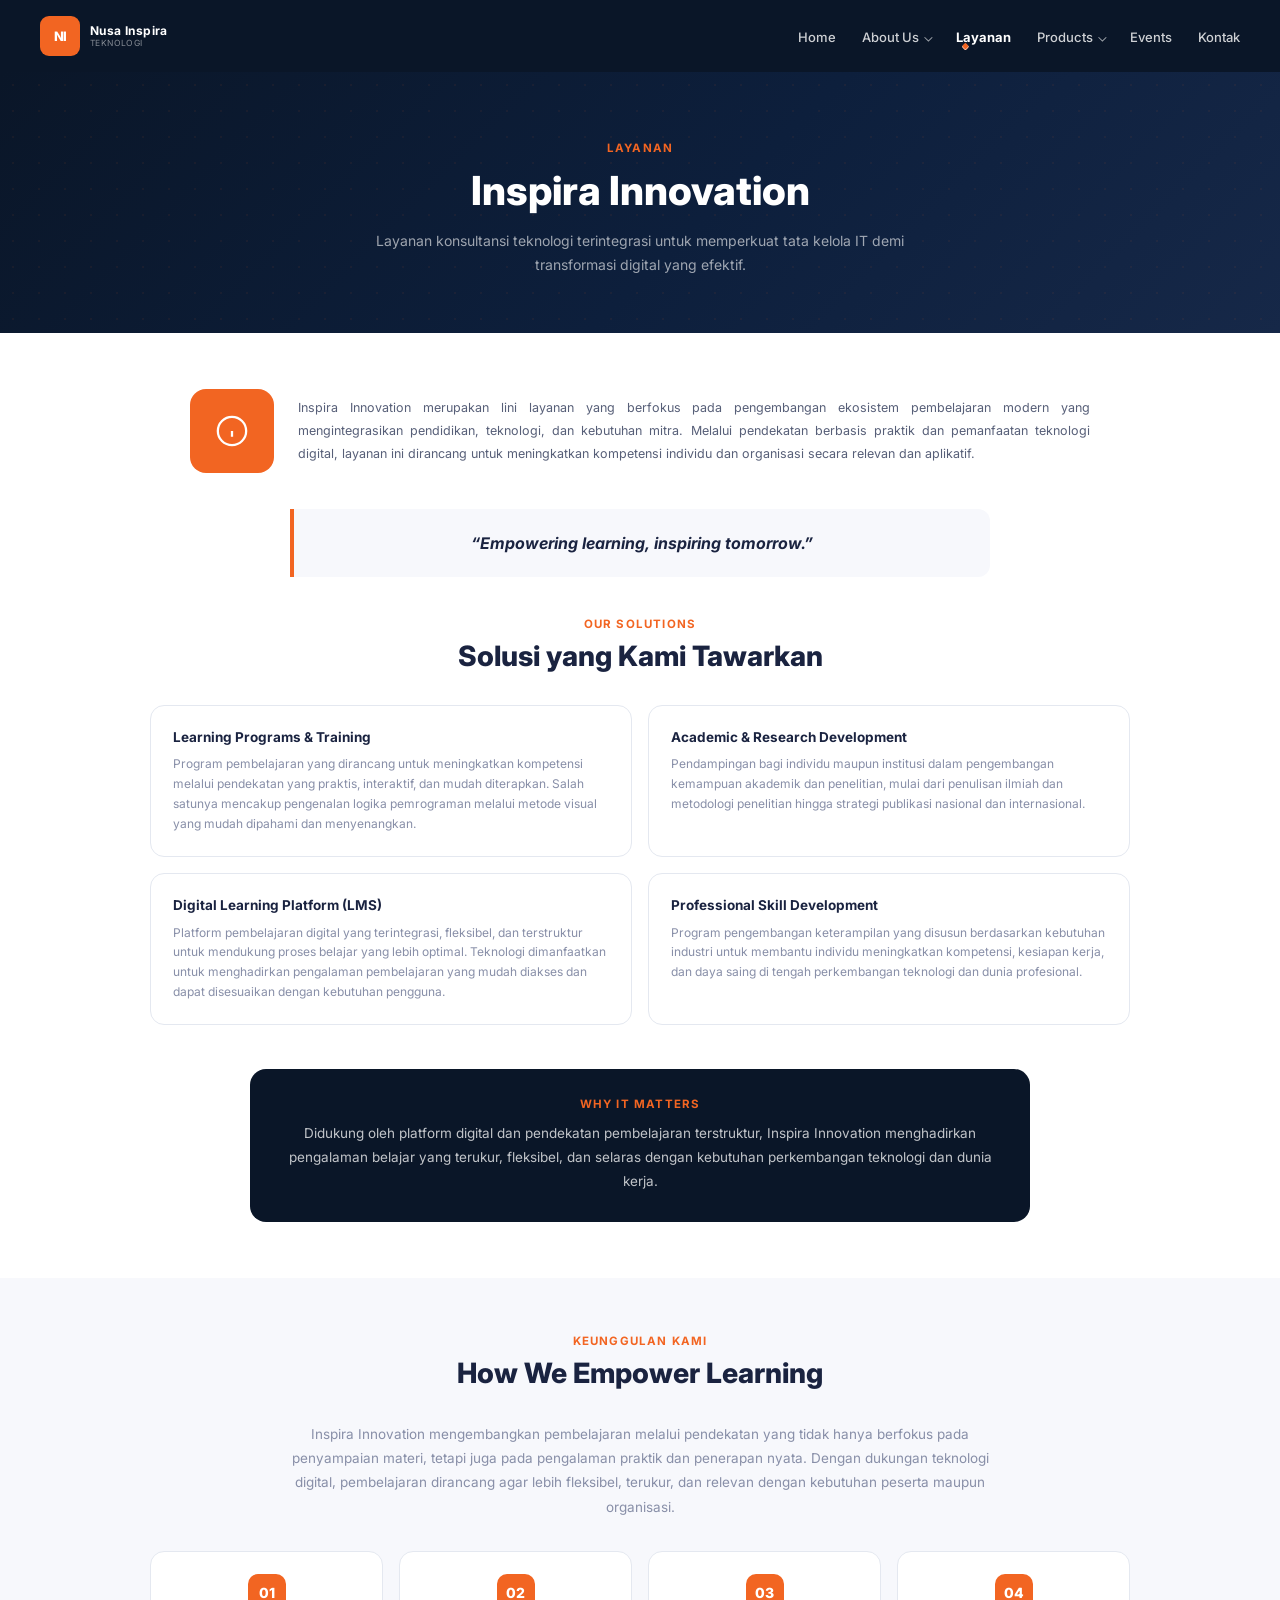
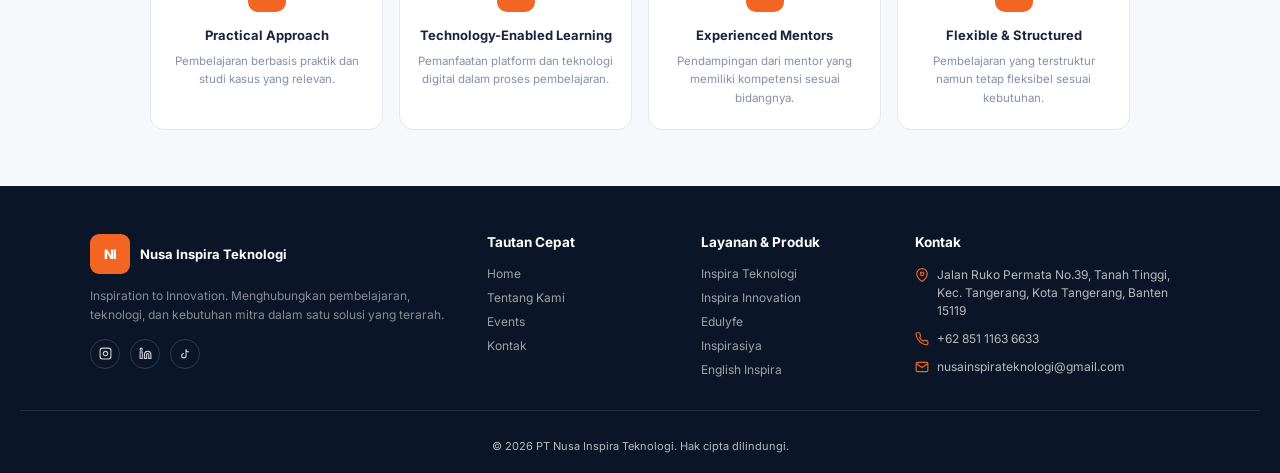
<file: layanan-inspira-innovation.html>
<!DOCTYPE html>
<html lang="id">
<head>
<meta charset="UTF-8" />
<meta name="viewport" content="width=device-width, initial-scale=1.0" />
<meta name="description" content="Inspira Innovation — layanan konsultansi teknologi terintegrasi dari PT Nusa Inspira Teknologi." />
<title>Inspira Innovation | PT Nusa Inspira Teknologi</title>
<link href="https://fonts.googleapis.com/css2?family=Inter:wght@400;500;600;700;800&display=swap" rel="stylesheet" />
<link rel="icon" type="image/png" href="assets/favicon.png" />
<link rel="stylesheet" href="assets/style.css" />
</head>
<body data-page="layanan">

<script src="partials/nav.js"></script>

<section class="page-hero">
  <span class="eyebrow">Layanan</span>
  <h1>Inspira Innovation</h1>
  <p>Layanan konsultansi teknologi terintegrasi untuk memperkuat tata kelola IT demi transformasi digital yang efektif.</p>
</section>

<section class="section">
  <div class="about-card" style="border:none; box-shadow:none; padding: 0; margin-bottom: 36px;">
    <div class="about-logo"><div class="logo-mark" style="width:84px;height:84px;border-radius:16px;font-size:26px;">
      <svg viewBox="0 0 24 24" fill="none" stroke="white" stroke-width="1.6" width="34" height="34"><circle cx="12" cy="12" r="10"/><path d="M12 16v-4M12 8h.01"/></svg>
    </div></div>
    <div class="about-text">
      <p>Inspira Innovation merupakan lini layanan yang berfokus pada pengembangan ekosistem pembelajaran modern yang mengintegrasikan pendidikan, teknologi, dan kebutuhan mitra. Melalui pendekatan berbasis praktik dan pemanfaatan teknologi digital, layanan ini dirancang untuk meningkatkan kompetensi individu dan organisasi secara relevan dan aplikatif.</p>
    </div>
  </div>

  <div class="svc-quote">
    <p>&ldquo;Empowering learning, inspiring tomorrow.&rdquo;</p>
  </div>

  <div class="section-head">
    <span class="eyebrow">Our Solutions</span>
    <h2>Solusi yang Kami Tawarkan</h2>
  </div>
  <div class="svc-solutions" style="margin-bottom: 44px;">
    <div class="feature-card">
      <h4>Learning Programs &amp; Training</h4>
      <p>Program pembelajaran yang dirancang untuk meningkatkan kompetensi melalui pendekatan yang praktis, interaktif, dan mudah diterapkan. Salah satunya mencakup pengenalan logika pemrograman melalui metode visual yang mudah dipahami dan menyenangkan.</p>
    </div>
    <div class="feature-card">
      <h4>Academic &amp; Research Development</h4>
      <p>Pendampingan bagi individu maupun institusi dalam pengembangan kemampuan akademik dan penelitian, mulai dari penulisan ilmiah dan metodologi penelitian hingga strategi publikasi nasional dan internasional.</p>
    </div>
    <div class="feature-card">
      <h4>Digital Learning Platform (LMS)</h4>
      <p>Platform pembelajaran digital yang terintegrasi, fleksibel, dan terstruktur untuk mendukung proses belajar yang lebih optimal. Teknologi dimanfaatkan untuk menghadirkan pengalaman pembelajaran yang mudah diakses dan dapat disesuaikan dengan kebutuhan pengguna.</p>
    </div>
    <div class="feature-card">
      <h4>Professional Skill Development</h4>
      <p>Program pengembangan keterampilan yang disusun berdasarkan kebutuhan industri untuk membantu individu meningkatkan kompetensi, kesiapan kerja, dan daya saing di tengah perkembangan teknologi dan dunia profesional.</p>
    </div>
  </div>

  <div class="svc-why">
    <h3>Why It Matters</h3>
    <p>Didukung oleh platform digital dan pendekatan pembelajaran terstruktur, Inspira Innovation menghadirkan pengalaman belajar yang terukur, fleksibel, dan selaras dengan kebutuhan perkembangan teknologi dan dunia kerja.</p>
  </div>
</section>

<!-- HOW WE EMPOWER LEARNING -->
<section class="section alt">
  <div class="section-head">
    <span class="eyebrow">Keunggulan Kami</span>
    <h2>How We Empower Learning</h2>
  </div>
  <p class="approach-narrative">Inspira Innovation mengembangkan pembelajaran melalui pendekatan yang tidak hanya berfokus pada penyampaian materi, tetapi juga pada pengalaman praktik dan penerapan nyata. Dengan dukungan teknologi digital, pembelajaran dirancang agar lebih fleksibel, terukur, dan relevan dengan kebutuhan peserta maupun organisasi.</p>
  <div class="approach-grid">
    <div class="approach-card">
      <div class="anum">01</div>
      <h4>Practical Approach</h4>
      <p>Pembelajaran berbasis praktik dan studi kasus yang relevan.</p>
    </div>
    <div class="approach-card">
      <div class="anum">02</div>
      <h4>Technology-Enabled Learning</h4>
      <p>Pemanfaatan platform dan teknologi digital dalam proses pembelajaran.</p>
    </div>
    <div class="approach-card">
      <div class="anum">03</div>
      <h4>Experienced Mentors</h4>
      <p>Pendampingan dari mentor yang memiliki kompetensi sesuai bidangnya.</p>
    </div>
    <div class="approach-card">
      <div class="anum">04</div>
      <h4>Flexible &amp; Structured</h4>
      <p>Pembelajaran yang terstruktur namun tetap fleksibel sesuai kebutuhan.</p>
    </div>
  </div>
</section>

<script src="partials/footer.js"></script>
<script src="assets/main.js"></script>
</body>
</html>
</file>
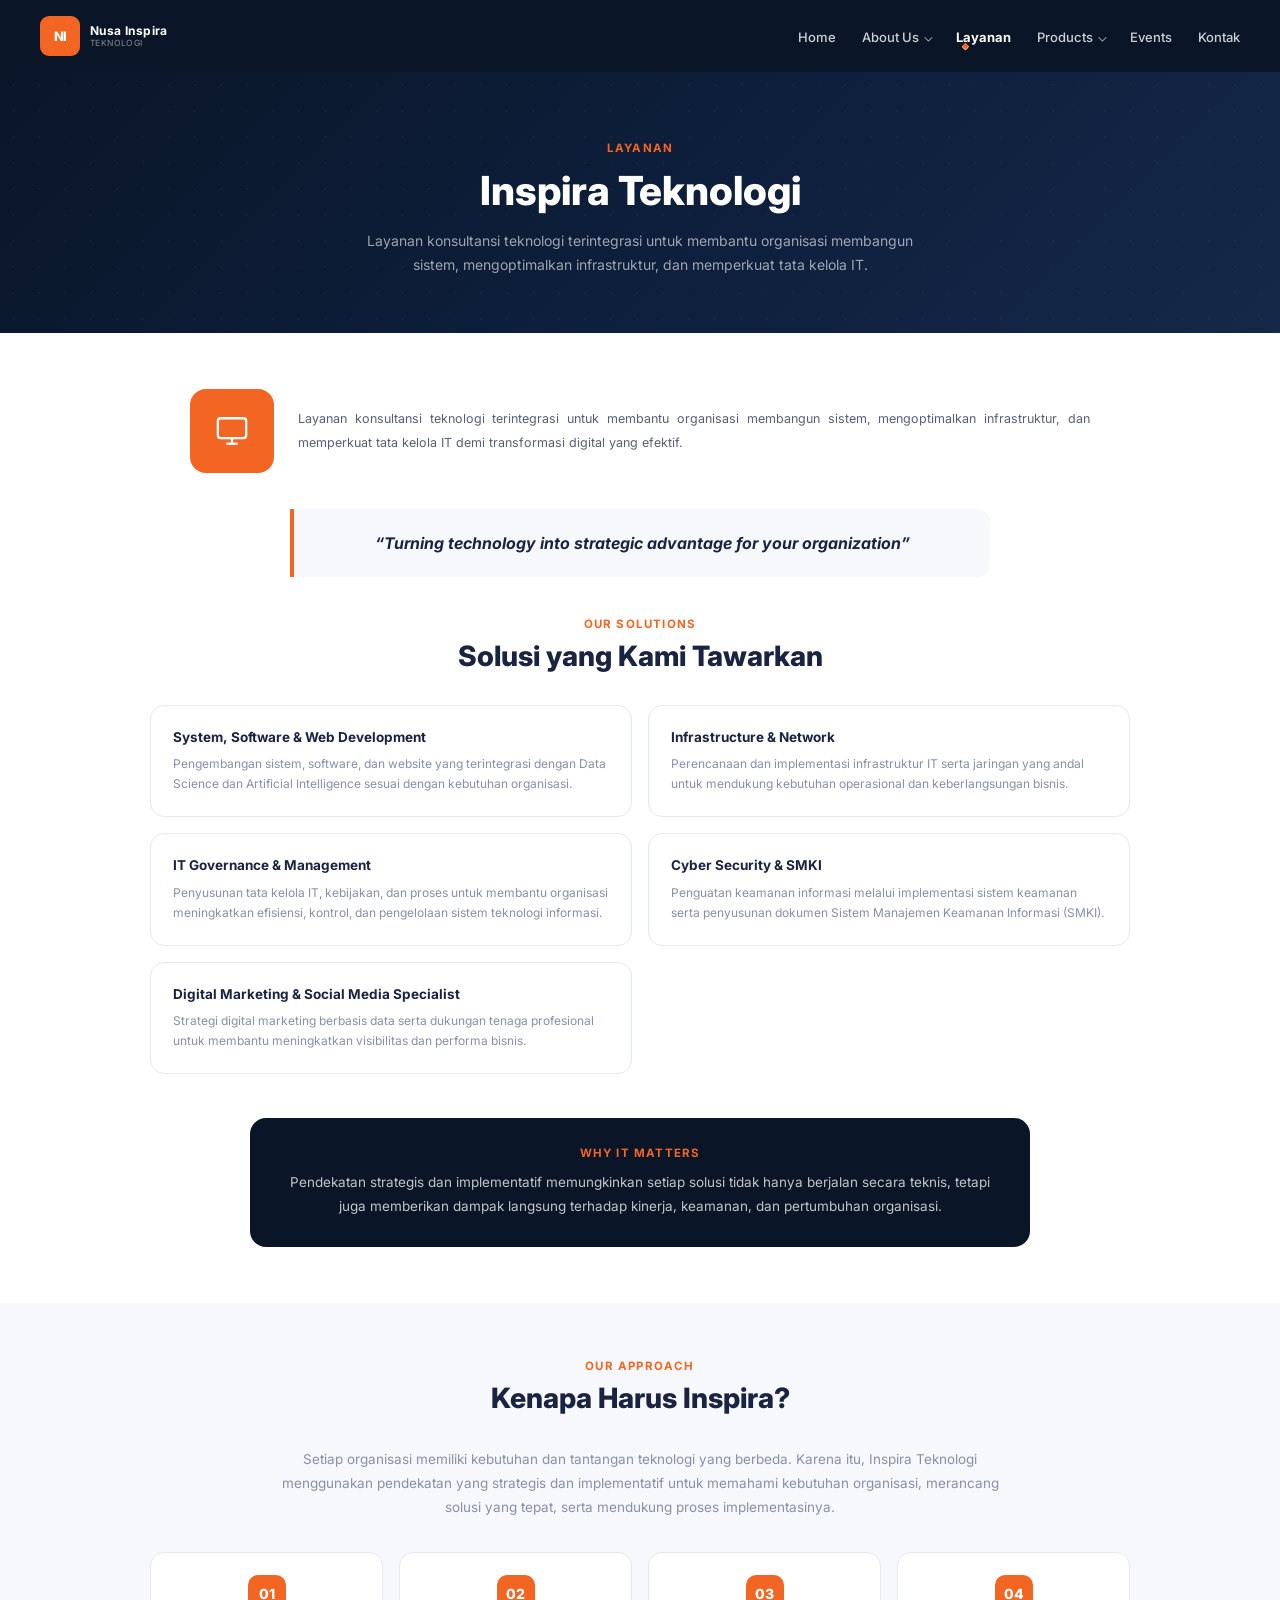
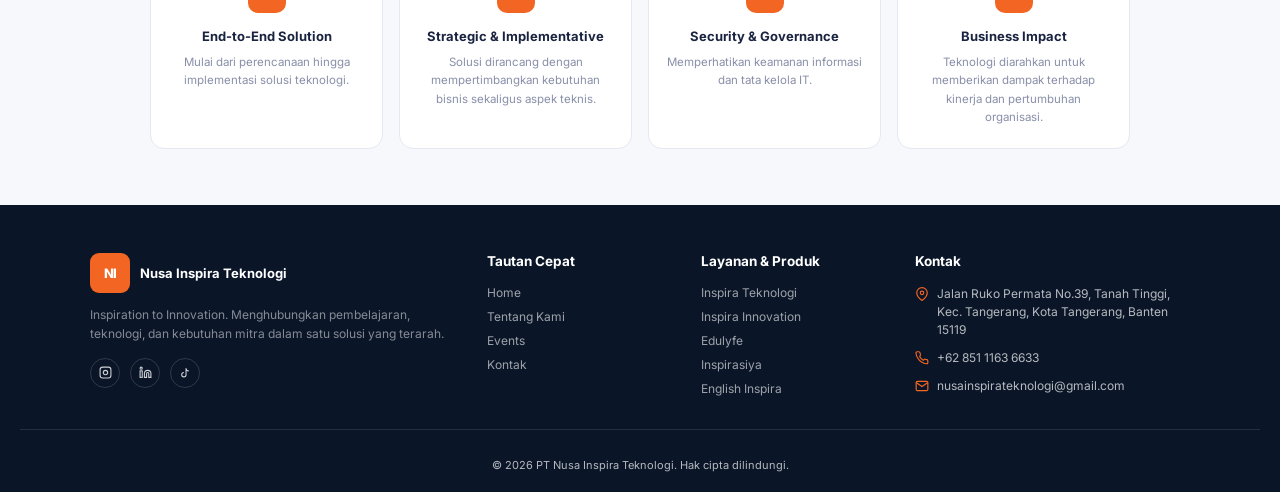
<file: layanan-inspira-teknologi.html>
<!DOCTYPE html>
<html lang="id">
<head>
<meta charset="UTF-8" />
<meta name="viewport" content="width=device-width, initial-scale=1.0" />
<meta name="description" content="Inspira Teknologi — layanan konsultansi teknologi terintegrasi dari PT Nusa Inspira Teknologi." />
<title>Inspira Teknologi | PT Nusa Inspira Teknologi</title>
<link href="https://fonts.googleapis.com/css2?family=Inter:wght@400;500;600;700;800&display=swap" rel="stylesheet" />
<link rel="icon" type="image/png" href="assets/favicon.png" />
<link rel="stylesheet" href="assets/style.css" />
</head>
<body data-page="layanan">

<script src="partials/nav.js"></script>

<section class="page-hero">
  <span class="eyebrow">Layanan</span>
  <h1>Inspira Teknologi</h1>
  <p>Layanan konsultansi teknologi terintegrasi untuk membantu organisasi membangun sistem, mengoptimalkan infrastruktur, dan memperkuat tata kelola IT.</p>
</section>

<section class="section">
  <div class="about-card" style="border:none; box-shadow:none; padding: 0; margin-bottom: 36px;">
    <div class="about-logo"><div class="logo-mark" style="width:84px;height:84px;border-radius:16px;font-size:26px;">
      <svg viewBox="0 0 24 24" fill="none" stroke="white" stroke-width="1.6" width="34" height="34"><rect x="2" y="3" width="20" height="14" rx="2"/><line x1="8" y1="21" x2="16" y2="21"/><line x1="12" y1="17" x2="12" y2="21"/></svg>
    </div></div>
    <div class="about-text">
      <p>Layanan konsultansi teknologi terintegrasi untuk membantu organisasi membangun sistem, mengoptimalkan infrastruktur, dan memperkuat tata kelola IT demi transformasi digital yang efektif.</p>
    </div>
  </div>

  <div class="svc-quote">
    <p>&ldquo;Turning technology into strategic advantage for your organization&rdquo;</p>
  </div>

  <div class="section-head">
    <span class="eyebrow">Our Solutions</span>
    <h2>Solusi yang Kami Tawarkan</h2>
  </div>
  <div class="svc-solutions" style="margin-bottom: 44px;">
    <div class="feature-card">
      <h4>System, Software &amp; Web Development</h4>
      <p>Pengembangan sistem, software, dan website yang terintegrasi dengan Data Science dan Artificial Intelligence sesuai dengan kebutuhan organisasi.</p>
    </div>
    <div class="feature-card">
      <h4>Infrastructure &amp; Network</h4>
      <p>Perencanaan dan implementasi infrastruktur IT serta jaringan yang andal untuk mendukung kebutuhan operasional dan keberlangsungan bisnis.</p>
    </div>
    <div class="feature-card">
      <h4>IT Governance &amp; Management</h4>
      <p>Penyusunan tata kelola IT, kebijakan, dan proses untuk membantu organisasi meningkatkan efisiensi, kontrol, dan pengelolaan sistem teknologi informasi.</p>
    </div>
    <div class="feature-card">
      <h4>Cyber Security &amp; SMKI</h4>
      <p>Penguatan keamanan informasi melalui implementasi sistem keamanan serta penyusunan dokumen Sistem Manajemen Keamanan Informasi (SMKI).</p>
    </div>
    <div class="feature-card">
      <h4>Digital Marketing &amp; Social Media Specialist</h4>
      <p>Strategi digital marketing berbasis data serta dukungan tenaga profesional untuk membantu meningkatkan visibilitas dan performa bisnis.</p>
    </div>
  </div>

  <div class="svc-why">
    <h3>Why It Matters</h3>
    <p>Pendekatan strategis dan implementatif memungkinkan setiap solusi tidak hanya berjalan secara teknis, tetapi juga memberikan dampak langsung terhadap kinerja, keamanan, dan pertumbuhan organisasi.</p>
  </div>
</section>

<!-- OUR APPROACH -->
<section class="section alt">
  <div class="section-head">
    <span class="eyebrow">Our Approach</span>
    <h2>Kenapa Harus Inspira?</h2>
  </div>
  <p class="approach-narrative">Setiap organisasi memiliki kebutuhan dan tantangan teknologi yang berbeda. Karena itu, Inspira Teknologi menggunakan pendekatan yang strategis dan implementatif untuk memahami kebutuhan organisasi, merancang solusi yang tepat, serta mendukung proses implementasinya.</p>
  <div class="approach-grid">
    <div class="approach-card">
      <div class="anum">01</div>
      <h4>End-to-End Solution</h4>
      <p>Mulai dari perencanaan hingga implementasi solusi teknologi.</p>
    </div>
    <div class="approach-card">
      <div class="anum">02</div>
      <h4>Strategic &amp; Implementative</h4>
      <p>Solusi dirancang dengan mempertimbangkan kebutuhan bisnis sekaligus aspek teknis.</p>
    </div>
    <div class="approach-card">
      <div class="anum">03</div>
      <h4>Security &amp; Governance</h4>
      <p>Memperhatikan keamanan informasi dan tata kelola IT.</p>
    </div>
    <div class="approach-card">
      <div class="anum">04</div>
      <h4>Business Impact</h4>
      <p>Teknologi diarahkan untuk memberikan dampak terhadap kinerja dan pertumbuhan organisasi.</p>
    </div>
  </div>
</section>

<script src="partials/footer.js"></script>
<script src="assets/main.js"></script>
</body>
</html>
</file>
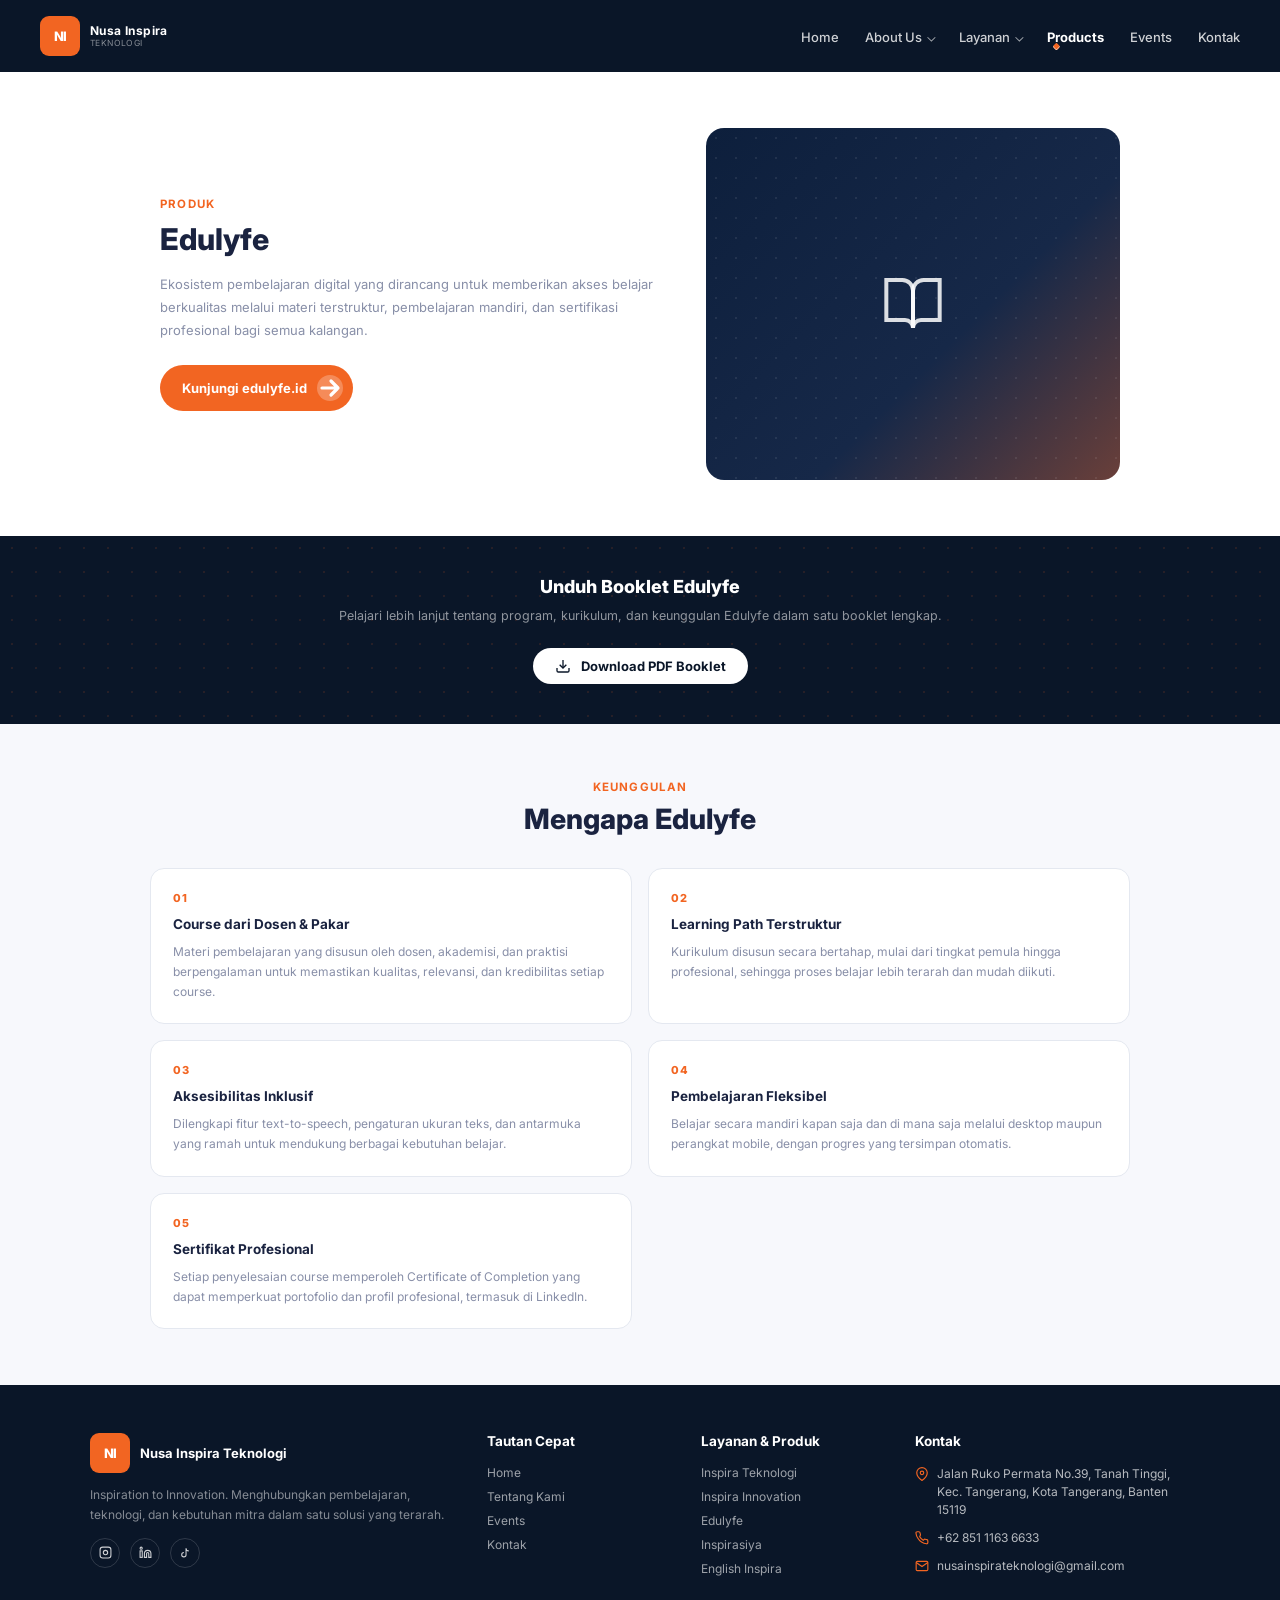
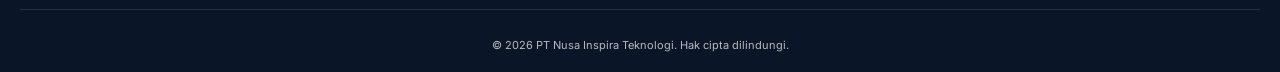
<file: produk-edulyfe.html>
<!DOCTYPE html>
<html lang="id">
<head>
<meta charset="UTF-8" />
<meta name="viewport" content="width=device-width, initial-scale=1.0" />
<meta name="description" content="Edulyfe — ekosistem pembelajaran digital dari PT Nusa Inspira Teknologi." />
<title>Edulyfe | PT Nusa Inspira Teknologi</title>
<link href="https://fonts.googleapis.com/css2?family=Inter:wght@400;500;600;700;800&display=swap" rel="stylesheet" />
<link rel="icon" type="image/png" href="assets/favicon.png" />
<link rel="stylesheet" href="assets/style.css" />
</head>
<body data-page="products">

<script src="partials/nav.js"></script>

<!-- DESCRIPTION + external link -->
<section class="prod-hero">
  <div class="prod-hero-inner">
    <div class="prod-hero-text">
      <span class="eyebrow">Produk</span>
      <h1>Edulyfe</h1>
      <p>Ekosistem pembelajaran digital yang dirancang untuk memberikan akses belajar berkualitas melalui materi terstruktur, pembelajaran mandiri, dan sertifikasi profesional bagi semua kalangan.</p>
      <a href="https://edulyfe.id/" target="_blank" rel="noopener" class="prod-cta">
        <span>Kunjungi edulyfe.id</span>
        <div class="arr"><svg viewBox="0 0 13 13" fill="none"><path d="M2.5 6.5h8M7 3l3.5 3.5L7 10" stroke="white" stroke-width="1.6" stroke-linecap="round" stroke-linejoin="round"/></svg></div>
      </a>
    </div>
    <div class="prod-visual">
      <svg viewBox="0 0 24 24" fill="none" stroke="currentColor" stroke-width="1.5"><path d="M2 3h6a4 4 0 0 1 4 4v14a3 3 0 0 0-3-3H2z"/><path d="M22 3h-6a4 4 0 0 0-4 4v14a3 3 0 0 1 3-3h7z"/></svg>
    </div>
  </div>
</section>

<!-- BOOKLET -->
<section class="booklet-band">
  <div class="booklet-inner">
    <h3>Unduh Booklet Edulyfe</h3>
    <p>Pelajari lebih lanjut tentang program, kurikulum, dan keunggulan Edulyfe dalam satu booklet lengkap.</p>
    <a href="#" class="booklet-btn" onclick="alert('Booklet PDF akan segera tersedia.'); return false;">
      <svg viewBox="0 0 24 24" fill="none" stroke="currentColor" stroke-width="2"><path d="M21 15v4a2 2 0 0 1-2 2H5a2 2 0 0 1-2-2v-4"/><polyline points="7 10 12 15 17 10"/><line x1="12" y1="15" x2="12" y2="3"/></svg>
      <span>Download PDF Booklet</span>
    </a>
  </div>
</section>

<!-- KEUNGGULAN -->
<section class="section alt">
  <div class="section-head">
    <span class="eyebrow">Keunggulan</span>
    <h2>Mengapa Edulyfe</h2>
  </div>
  <div class="feature-grid">
    <div class="feature-card">
      <div class="fnum">01</div>
      <h4>Course dari Dosen &amp; Pakar</h4>
      <p>Materi pembelajaran yang disusun oleh dosen, akademisi, dan praktisi berpengalaman untuk memastikan kualitas, relevansi, dan kredibilitas setiap course.</p>
    </div>
    <div class="feature-card">
      <div class="fnum">02</div>
      <h4>Learning Path Terstruktur</h4>
      <p>Kurikulum disusun secara bertahap, mulai dari tingkat pemula hingga profesional, sehingga proses belajar lebih terarah dan mudah diikuti.</p>
    </div>
    <div class="feature-card">
      <div class="fnum">03</div>
      <h4>Aksesibilitas Inklusif</h4>
      <p>Dilengkapi fitur text-to-speech, pengaturan ukuran teks, dan antarmuka yang ramah untuk mendukung berbagai kebutuhan belajar.</p>
    </div>
    <div class="feature-card">
      <div class="fnum">04</div>
      <h4>Pembelajaran Fleksibel</h4>
      <p>Belajar secara mandiri kapan saja dan di mana saja melalui desktop maupun perangkat mobile, dengan progres yang tersimpan otomatis.</p>
    </div>
    <div class="feature-card">
      <div class="fnum">05</div>
      <h4>Sertifikat Profesional</h4>
      <p>Setiap penyelesaian course memperoleh Certificate of Completion yang dapat memperkuat portofolio dan profil profesional, termasuk di LinkedIn.</p>
    </div>
  </div>
</section>

<script src="partials/footer.js"></script>
<script src="assets/main.js"></script>
</body>
</html>
</file>
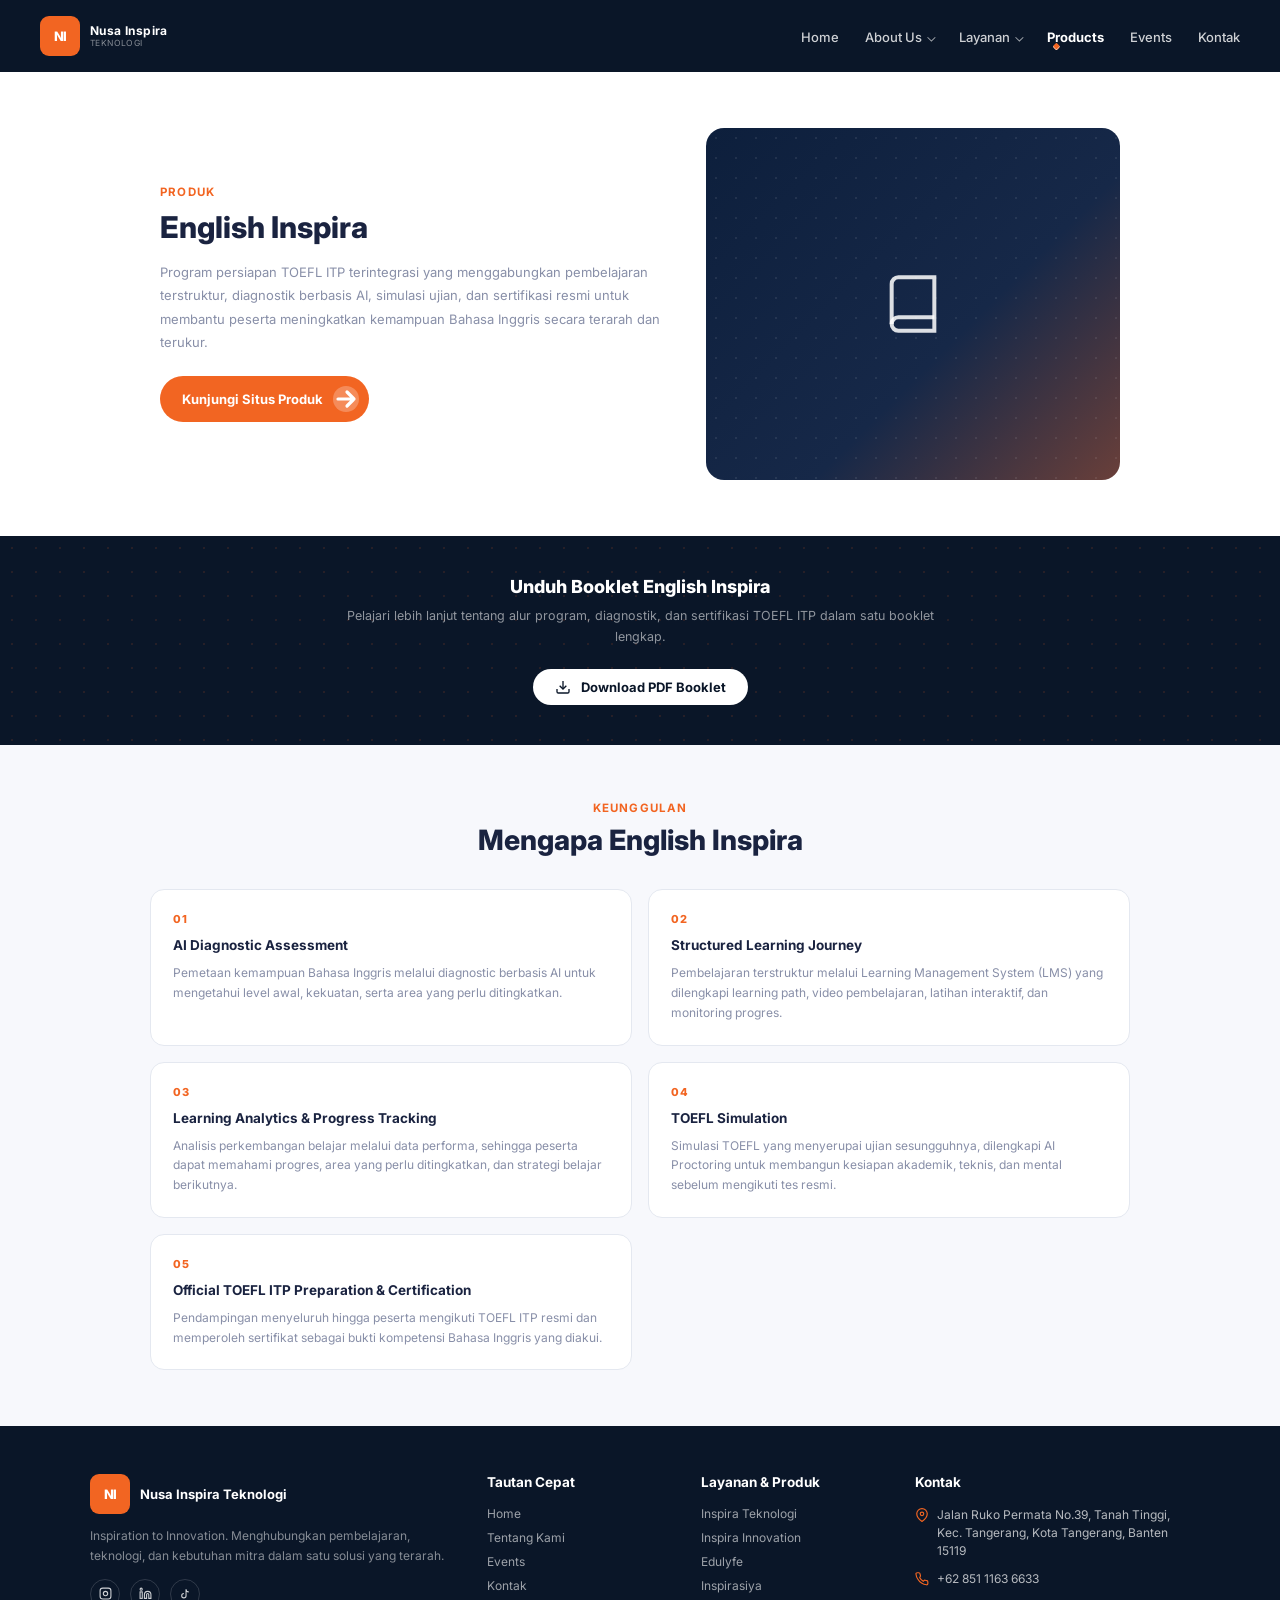
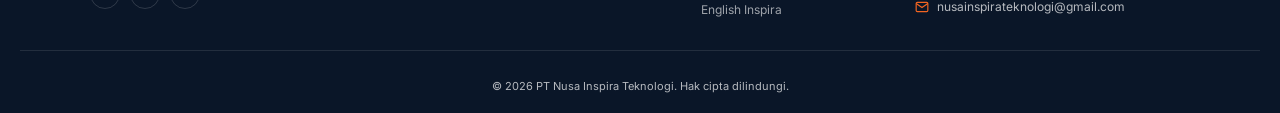
<file: produk-english-inspira.html>
<!DOCTYPE html>
<html lang="id">
<head>
<meta charset="UTF-8" />
<meta name="viewport" content="width=device-width, initial-scale=1.0" />
<meta name="description" content="English Inspira — program persiapan TOEFL ITP dari PT Nusa Inspira Teknologi." />
<title>English Inspira | PT Nusa Inspira Teknologi</title>
<link href="https://fonts.googleapis.com/css2?family=Inter:wght@400;500;600;700;800&display=swap" rel="stylesheet" />
<link rel="icon" type="image/png" href="assets/favicon.png" />
<link rel="stylesheet" href="assets/style.css" />
</head>
<body data-page="products">

<script src="partials/nav.js"></script>

<!-- DESCRIPTION + external link -->
<section class="prod-hero">
  <div class="prod-hero-inner">
    <div class="prod-hero-text">
      <span class="eyebrow">Produk</span>
      <h1>English Inspira</h1>
      <p>Program persiapan TOEFL ITP terintegrasi yang menggabungkan pembelajaran terstruktur, diagnostik berbasis AI, simulasi ujian, dan sertifikasi resmi untuk membantu peserta meningkatkan kemampuan Bahasa Inggris secara terarah dan terukur.</p>
      <a href="#" class="prod-cta" onclick="alert('Situs English Inspira akan segera hadir.'); return false;">
        <span>Kunjungi Situs Produk</span>
        <div class="arr"><svg viewBox="0 0 13 13" fill="none"><path d="M2.5 6.5h8M7 3l3.5 3.5L7 10" stroke="white" stroke-width="1.6" stroke-linecap="round" stroke-linejoin="round"/></svg></div>
      </a>
    </div>
    <div class="prod-visual">
      <svg viewBox="0 0 24 24" fill="none" stroke="currentColor" stroke-width="1.5"><path d="M4 19.5A2.5 2.5 0 0 1 6.5 17H20"/><path d="M6.5 2H20v20H6.5A2.5 2.5 0 0 1 4 19.5v-15A2.5 2.5 0 0 1 6.5 2z"/></svg>
    </div>
  </div>
</section>

<!-- BOOKLET -->
<section class="booklet-band">
  <div class="booklet-inner">
    <h3>Unduh Booklet English Inspira</h3>
    <p>Pelajari lebih lanjut tentang alur program, diagnostik, dan sertifikasi TOEFL ITP dalam satu booklet lengkap.</p>
    <a href="#" class="booklet-btn" onclick="alert('Booklet PDF akan segera tersedia.'); return false;">
      <svg viewBox="0 0 24 24" fill="none" stroke="currentColor" stroke-width="2"><path d="M21 15v4a2 2 0 0 1-2 2H5a2 2 0 0 1-2-2v-4"/><polyline points="7 10 12 15 17 10"/><line x1="12" y1="15" x2="12" y2="3"/></svg>
      <span>Download PDF Booklet</span>
    </a>
  </div>
</section>

<!-- KEUNGGULAN -->
<section class="section alt">
  <div class="section-head">
    <span class="eyebrow">Keunggulan</span>
    <h2>Mengapa English Inspira</h2>
  </div>
  <div class="feature-grid">
    <div class="feature-card">
      <div class="fnum">01</div>
      <h4>AI Diagnostic Assessment</h4>
      <p>Pemetaan kemampuan Bahasa Inggris melalui diagnostic berbasis AI untuk mengetahui level awal, kekuatan, serta area yang perlu ditingkatkan.</p>
    </div>
    <div class="feature-card">
      <div class="fnum">02</div>
      <h4>Structured Learning Journey</h4>
      <p>Pembelajaran terstruktur melalui Learning Management System (LMS) yang dilengkapi learning path, video pembelajaran, latihan interaktif, dan monitoring progres.</p>
    </div>
    <div class="feature-card">
      <div class="fnum">03</div>
      <h4>Learning Analytics &amp; Progress Tracking</h4>
      <p>Analisis perkembangan belajar melalui data performa, sehingga peserta dapat memahami progres, area yang perlu ditingkatkan, dan strategi belajar berikutnya.</p>
    </div>
    <div class="feature-card">
      <div class="fnum">04</div>
      <h4>TOEFL Simulation</h4>
      <p>Simulasi TOEFL yang menyerupai ujian sesungguhnya, dilengkapi AI Proctoring untuk membangun kesiapan akademik, teknis, dan mental sebelum mengikuti tes resmi.</p>
    </div>
    <div class="feature-card">
      <div class="fnum">05</div>
      <h4>Official TOEFL ITP Preparation &amp; Certification</h4>
      <p>Pendampingan menyeluruh hingga peserta mengikuti TOEFL ITP resmi dan memperoleh sertifikat sebagai bukti kompetensi Bahasa Inggris yang diakui.</p>
    </div>
  </div>
</section>

<script src="partials/footer.js"></script>
<script src="assets/main.js"></script>
</body>
</html>
</file>
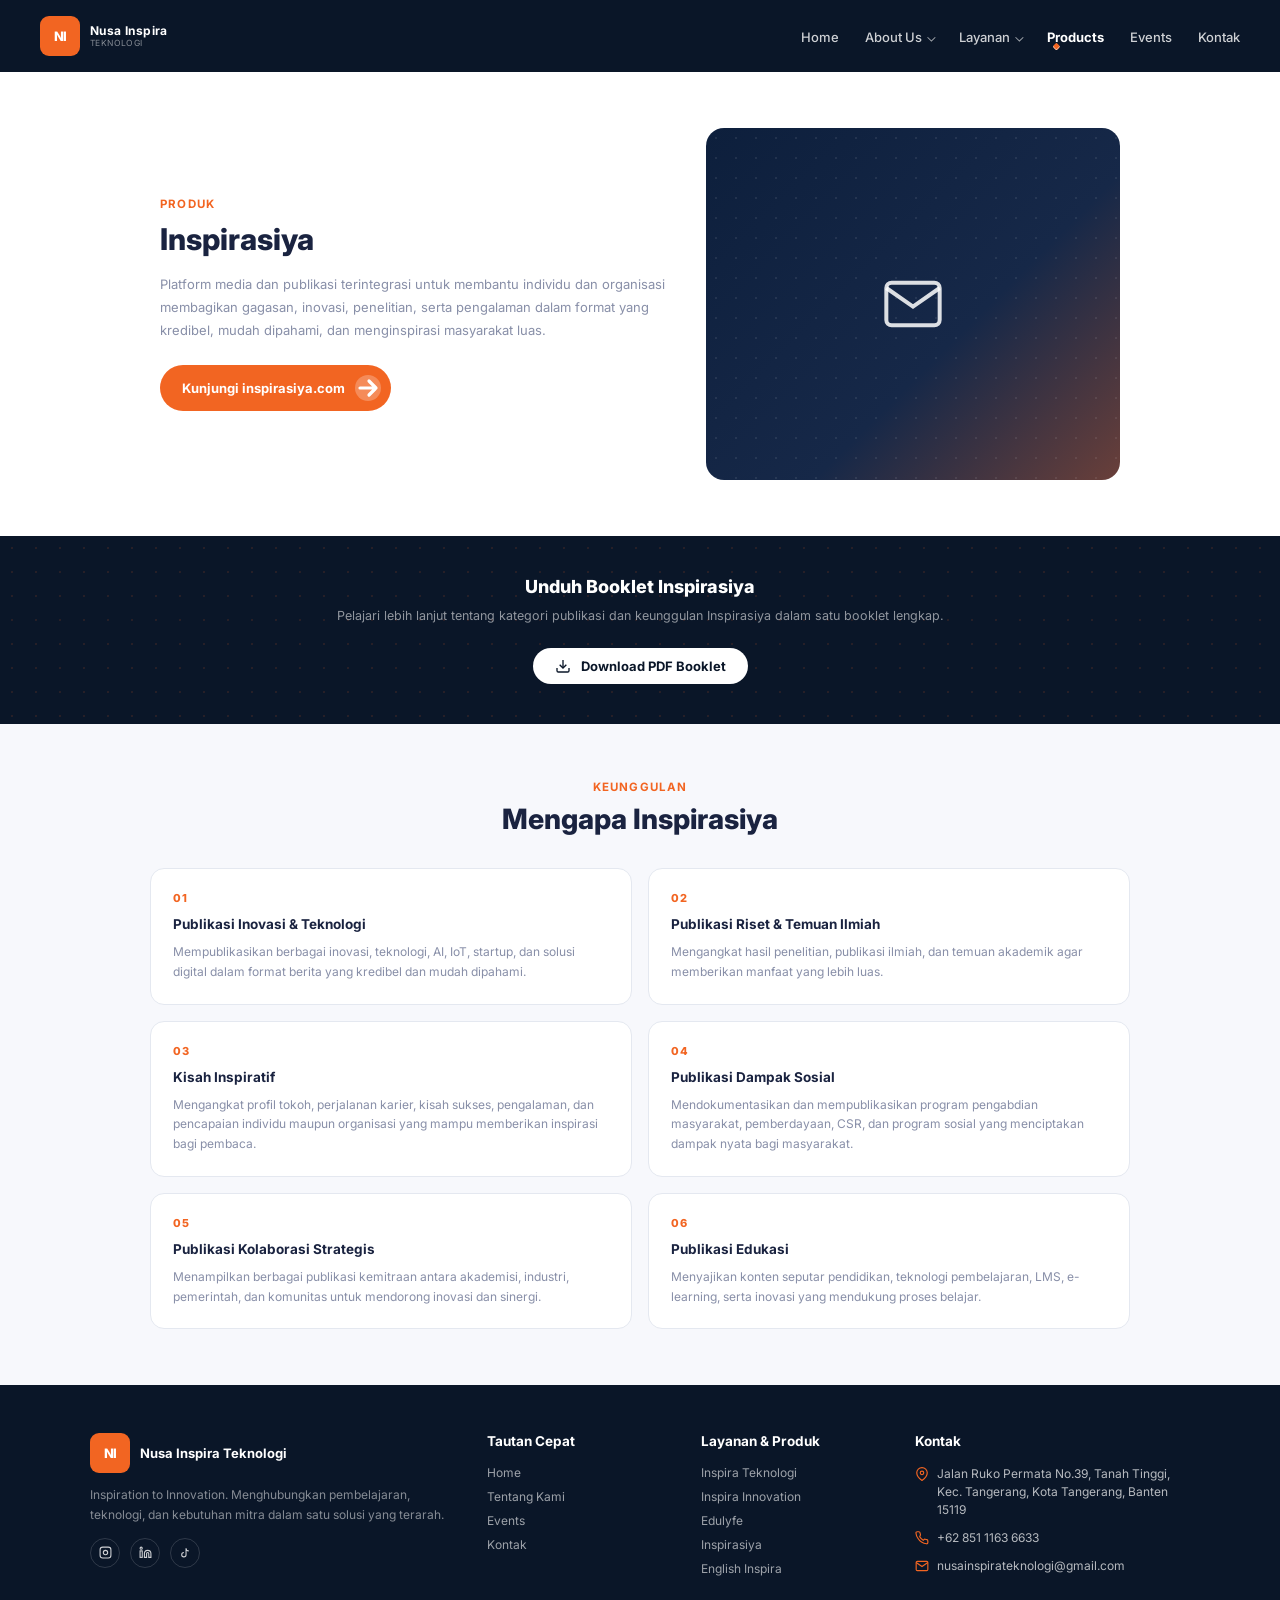
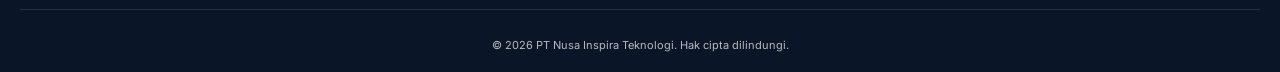
<file: produk-inspirasiya.html>
<!DOCTYPE html>
<html lang="id">
<head>
<meta charset="UTF-8" />
<meta name="viewport" content="width=device-width, initial-scale=1.0" />
<meta name="description" content="Inspirasiya — platform media dan publikasi terintegrasi dari PT Nusa Inspira Teknologi." />
<title>Inspirasiya | PT Nusa Inspira Teknologi</title>
<link href="https://fonts.googleapis.com/css2?family=Inter:wght@400;500;600;700;800&display=swap" rel="stylesheet" />
<link rel="icon" type="image/png" href="assets/favicon.png" />
<link rel="stylesheet" href="assets/style.css" />
</head>
<body data-page="products">

<script src="partials/nav.js"></script>

<!-- DESCRIPTION + external link -->
<section class="prod-hero">
  <div class="prod-hero-inner">
    <div class="prod-hero-text">
      <span class="eyebrow">Produk</span>
      <h1>Inspirasiya</h1>
      <p>Platform media dan publikasi terintegrasi untuk membantu individu dan organisasi membagikan gagasan, inovasi, penelitian, serta pengalaman dalam format yang kredibel, mudah dipahami, dan menginspirasi masyarakat luas.</p>
      <a href="https://inspirasiya.com/" target="_blank" rel="noopener" class="prod-cta">
        <span>Kunjungi inspirasiya.com</span>
        <div class="arr"><svg viewBox="0 0 13 13" fill="none"><path d="M2.5 6.5h8M7 3l3.5 3.5L7 10" stroke="white" stroke-width="1.6" stroke-linecap="round" stroke-linejoin="round"/></svg></div>
      </a>
    </div>
    <div class="prod-visual">
      <svg viewBox="0 0 24 24" fill="none" stroke="currentColor" stroke-width="1.5"><path d="M4 4h16c1.1 0 2 .9 2 2v12c0 1.1-.9 2-2 2H4c-1.1 0-2-.9-2-2V6c0-1.1.9-2 2-2z"/><polyline points="22,6 12,13 2,6"/></svg>
    </div>
  </div>
</section>

<!-- BOOKLET -->
<section class="booklet-band">
  <div class="booklet-inner">
    <h3>Unduh Booklet Inspirasiya</h3>
    <p>Pelajari lebih lanjut tentang kategori publikasi dan keunggulan Inspirasiya dalam satu booklet lengkap.</p>
    <a href="#" class="booklet-btn" onclick="alert('Booklet PDF akan segera tersedia.'); return false;">
      <svg viewBox="0 0 24 24" fill="none" stroke="currentColor" stroke-width="2"><path d="M21 15v4a2 2 0 0 1-2 2H5a2 2 0 0 1-2-2v-4"/><polyline points="7 10 12 15 17 10"/><line x1="12" y1="15" x2="12" y2="3"/></svg>
      <span>Download PDF Booklet</span>
    </a>
  </div>
</section>

<!-- KEUNGGULAN -->
<section class="section alt">
  <div class="section-head">
    <span class="eyebrow">Keunggulan</span>
    <h2>Mengapa Inspirasiya</h2>
  </div>
  <div class="feature-grid">
    <div class="feature-card">
      <div class="fnum">01</div>
      <h4>Publikasi Inovasi &amp; Teknologi</h4>
      <p>Mempublikasikan berbagai inovasi, teknologi, AI, IoT, startup, dan solusi digital dalam format berita yang kredibel dan mudah dipahami.</p>
    </div>
    <div class="feature-card">
      <div class="fnum">02</div>
      <h4>Publikasi Riset &amp; Temuan Ilmiah</h4>
      <p>Mengangkat hasil penelitian, publikasi ilmiah, dan temuan akademik agar memberikan manfaat yang lebih luas.</p>
    </div>
    <div class="feature-card">
      <div class="fnum">03</div>
      <h4>Kisah Inspiratif</h4>
      <p>Mengangkat profil tokoh, perjalanan karier, kisah sukses, pengalaman, dan pencapaian individu maupun organisasi yang mampu memberikan inspirasi bagi pembaca.</p>
    </div>
    <div class="feature-card">
      <div class="fnum">04</div>
      <h4>Publikasi Dampak Sosial</h4>
      <p>Mendokumentasikan dan mempublikasikan program pengabdian masyarakat, pemberdayaan, CSR, dan program sosial yang menciptakan dampak nyata bagi masyarakat.</p>
    </div>
    <div class="feature-card">
      <div class="fnum">05</div>
      <h4>Publikasi Kolaborasi Strategis</h4>
      <p>Menampilkan berbagai publikasi kemitraan antara akademisi, industri, pemerintah, dan komunitas untuk mendorong inovasi dan sinergi.</p>
    </div>
    <div class="feature-card">
      <div class="fnum">06</div>
      <h4>Publikasi Edukasi</h4>
      <p>Menyajikan konten seputar pendidikan, teknologi pembelajaran, LMS, e-learning, serta inovasi yang mendukung proses belajar.</p>
    </div>
  </div>
</section>

<script src="partials/footer.js"></script>
<script src="assets/main.js"></script>
</body>
</html>
</file>
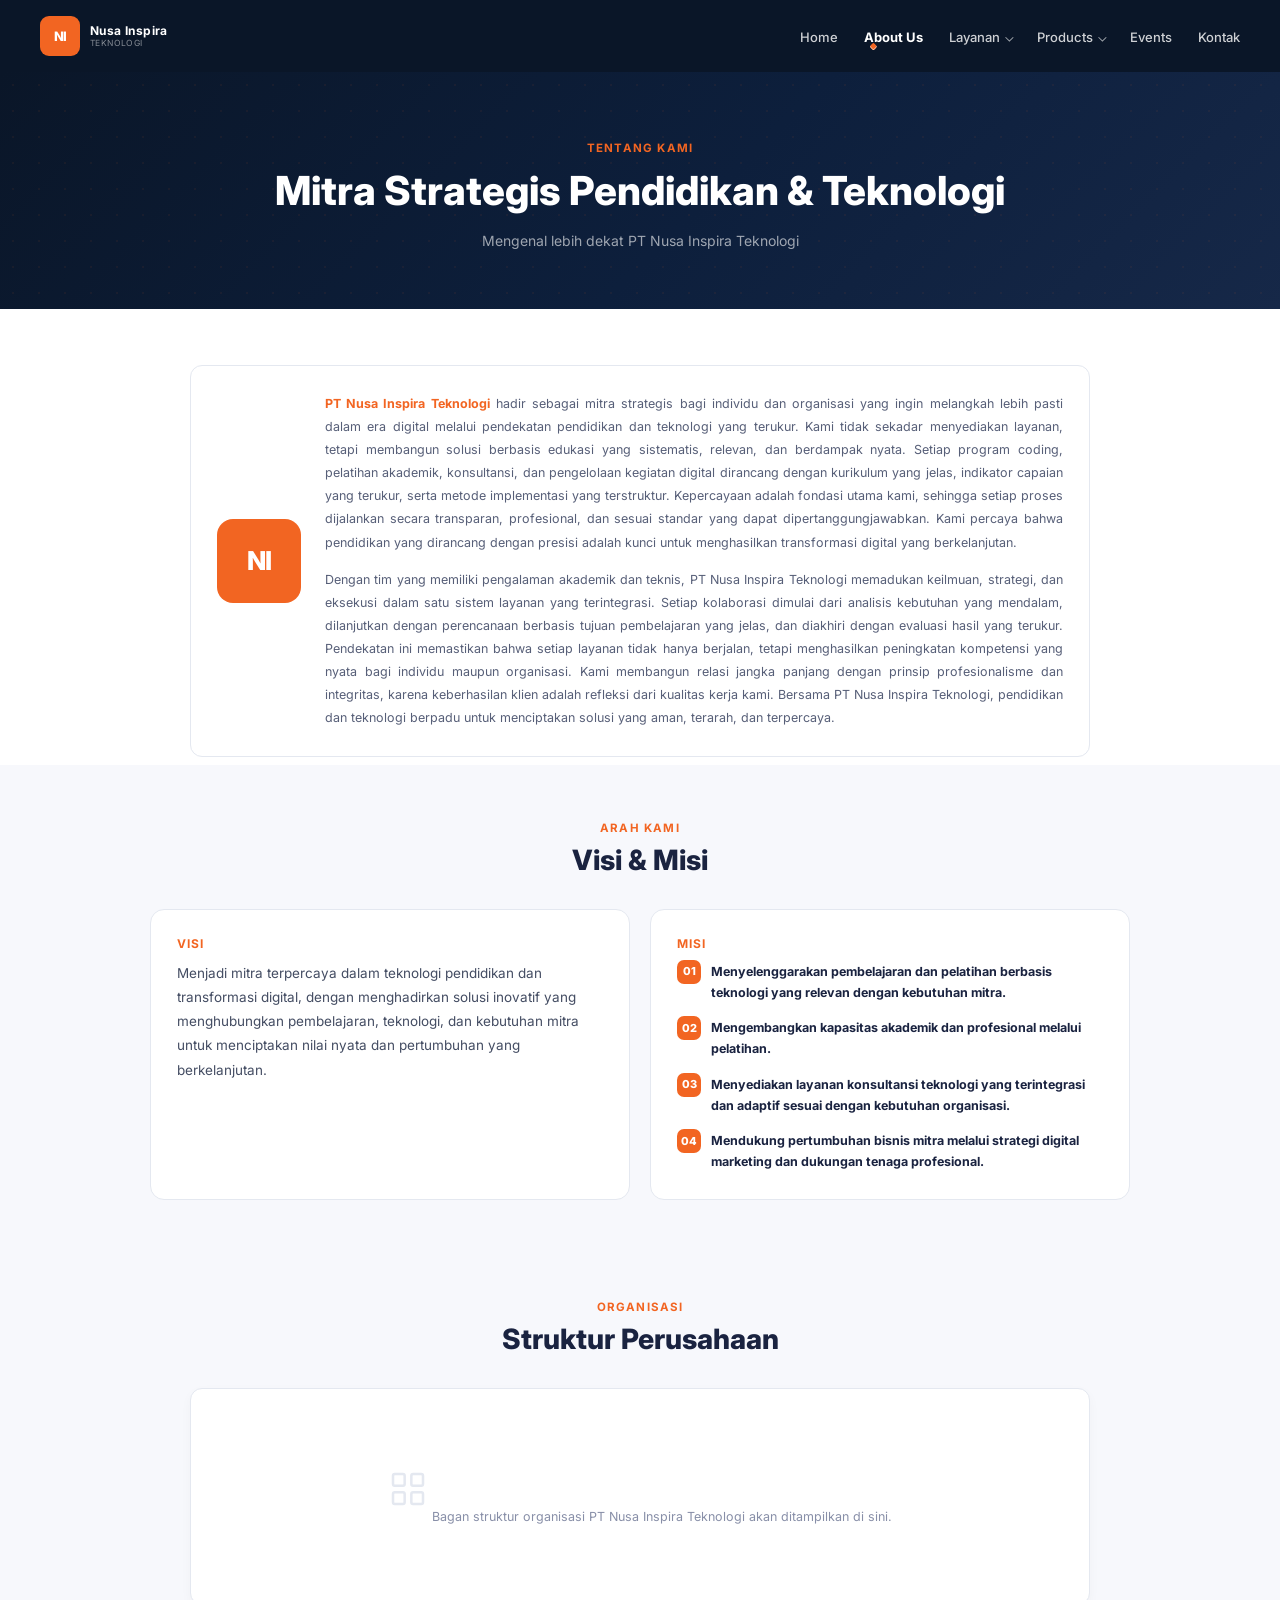
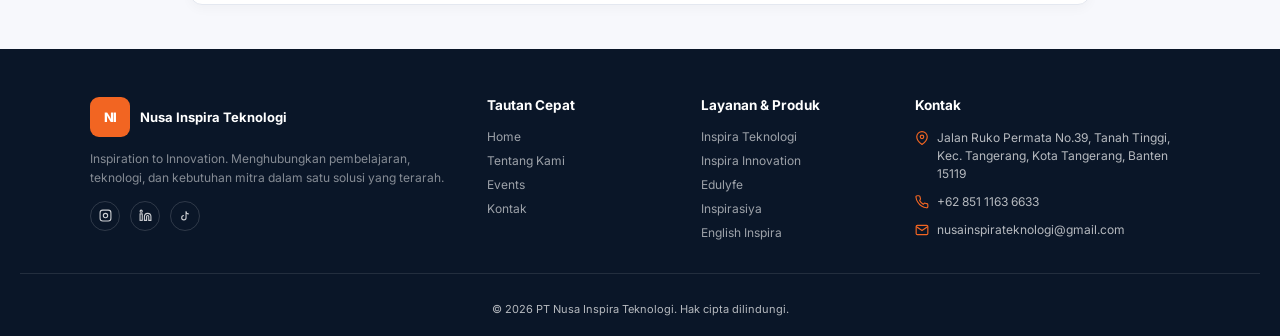
<file: tentang-kami.html>
<!DOCTYPE html>
<html lang="id">
<head>
<meta charset="UTF-8" />
<meta name="viewport" content="width=device-width, initial-scale=1.0" />
<meta name="description" content="Tentang PT Nusa Inspira Teknologi — profil perusahaan, visi misi, dan struktur organisasi." />
<title>Tentang Kami | PT Nusa Inspira Teknologi</title>
<link href="https://fonts.googleapis.com/css2?family=Inter:wght@400;500;600;700;800&display=swap" rel="stylesheet" />
<link rel="icon" type="image/png" href="assets/favicon.png" />
<link rel="stylesheet" href="assets/style.css" />
</head>
<body data-page="about">

<script src="partials/nav.js"></script>

<section class="page-hero">
  <span class="eyebrow">Tentang Kami</span>
  <h1>Mitra Strategis Pendidikan &amp; Teknologi</h1>
  <p>Mengenal lebih dekat PT Nusa Inspira Teknologi</p>
</section>

<!-- TENTANG KAMI -->
<section id="tentang-kami" class="about" style="padding-top: 56px;">
  <div class="about-card">
    <div class="about-logo"><div class="logo-mark">NI</div></div>
    <div class="about-text">
      <p><strong>PT Nusa Inspira Teknologi</strong> hadir sebagai mitra strategis bagi individu dan organisasi yang ingin melangkah lebih pasti dalam era digital melalui pendekatan pendidikan dan teknologi yang terukur. Kami tidak sekadar menyediakan layanan, tetapi membangun solusi berbasis edukasi yang sistematis, relevan, dan berdampak nyata. Setiap program coding, pelatihan akademik, konsultansi, dan pengelolaan kegiatan digital dirancang dengan kurikulum yang jelas, indikator capaian yang terukur, serta metode implementasi yang terstruktur. Kepercayaan adalah fondasi utama kami, sehingga setiap proses dijalankan secara transparan, profesional, dan sesuai standar yang dapat dipertanggungjawabkan. Kami percaya bahwa pendidikan yang dirancang dengan presisi adalah kunci untuk menghasilkan transformasi digital yang berkelanjutan.</p>
      <p style="margin-top: 14px;">Dengan tim yang memiliki pengalaman akademik dan teknis, PT Nusa Inspira Teknologi memadukan keilmuan, strategi, dan eksekusi dalam satu sistem layanan yang terintegrasi. Setiap kolaborasi dimulai dari analisis kebutuhan yang mendalam, dilanjutkan dengan perencanaan berbasis tujuan pembelajaran yang jelas, dan diakhiri dengan evaluasi hasil yang terukur. Pendekatan ini memastikan bahwa setiap layanan tidak hanya berjalan, tetapi menghasilkan peningkatan kompetensi yang nyata bagi individu maupun organisasi. Kami membangun relasi jangka panjang dengan prinsip profesionalisme dan integritas, karena keberhasilan klien adalah refleksi dari kualitas kerja kami. Bersama PT Nusa Inspira Teknologi, pendidikan dan teknologi berpadu untuk menciptakan solusi yang aman, terarah, dan terpercaya.</p>
    </div>
  </div>
</section>

<!-- VISI & MISI -->
<section id="visi-misi" class="section alt">
  <div class="section-head">
    <span class="eyebrow">Arah Kami</span>
    <h2>Visi &amp; Misi</h2>
  </div>
  <div class="vm-wrap">
    <div class="vm-card vision">
      <h3>Visi</h3>
      <p>Menjadi mitra terpercaya dalam teknologi pendidikan dan transformasi digital, dengan menghadirkan solusi inovatif yang menghubungkan pembelajaran, teknologi, dan kebutuhan mitra untuk menciptakan nilai nyata dan pertumbuhan yang berkelanjutan.</p>
    </div>
    <div class="vm-card mission">
      <h3>Misi</h3>
      <ol>
        <li><strong>Menyelenggarakan pembelajaran dan pelatihan berbasis teknologi yang relevan dengan kebutuhan mitra.</strong></li>
        <li><strong>Mengembangkan kapasitas akademik dan profesional melalui pelatihan.</strong></li>
        <li><strong>Menyediakan layanan konsultansi teknologi yang terintegrasi dan adaptif sesuai dengan kebutuhan organisasi.</strong></li>
        <li><strong>Mendukung pertumbuhan bisnis mitra melalui strategi digital marketing dan dukungan tenaga profesional.</strong></li>
      </ol>
    </div>
  </div>
</section>

<!-- STRUKTUR PERUSAHAAN -->
<section id="struktur" class="organization">
  <div class="section-head">
    <span class="eyebrow">Organisasi</span>
    <h2>Struktur Perusahaan</h2>
  </div>
  <div class="org-image">
    <div class="org-placeholder">
      <svg viewBox="0 0 24 24" fill="none" stroke="currentColor" stroke-width="1.5"><rect x="3" y="3" width="7" height="7" rx="1"/><rect x="14" y="3" width="7" height="7" rx="1"/><rect x="3" y="14" width="7" height="7" rx="1"/><rect x="14" y="14" width="7" height="7" rx="1"/></svg>
      Bagan struktur organisasi PT Nusa Inspira Teknologi akan ditampilkan di sini.
    </div>
  </div>
</section>

<script src="partials/footer.js"></script>
<script src="assets/main.js"></script>
</body>
</html>
</file>
<file: assets/style.css>
/* ============================================================
   PT Nusa Inspira Teknologi — shared stylesheet
   Extends the original navy/orange design language across pages
   ============================================================ */
*, *::before, *::after { box-sizing: border-box; margin: 0; padding: 0; }
html { scroll-behavior: smooth; }

:root {
  --navy: #0d1f3c;
  --navy-mid: #162848;
  --navy-dark: #0a1628;
  --orange: #f26522;
  --orange-dark: #d04e1a;
  --white: #ffffff;
  --gray-bg: #f7f8fc;
  --gray-border: #e4e8f0;
  --gray-text: #888fa8;
  --text-dark: #1a2340;
}

body {
  font-family: 'Inter', sans-serif;
  color: var(--text-dark);
  background: #fff;
  margin: 0;
}

img { max-width: 100%; display: block; }
a { color: inherit; }

/* ---------------- NAV ---------------- */
nav {
  background: var(--navy-dark);
  display: flex;
  align-items: center;
  justify-content: space-between;
  padding: 16px 40px;
  position: sticky; top: 0; z-index: 200;
  transition: all 0.3s ease;
}
nav.nav-scrolled {
  background: rgba(10, 22, 40, 0.85);
  backdrop-filter: blur(8px);
  -webkit-backdrop-filter: blur(8px);
  border-radius: 100px;
  padding: 8px 28px;
  max-width: 92%;
  top: 12px;
  margin: 0 auto;
  left: 0; right: 0;
  box-shadow: 0 12px 28px rgba(0, 0, 0, 0.3);
  border: 1px solid rgba(255, 255, 255, 0.08);
}
nav.nav-scrolled .logo img { max-width: 44px; }
nav.nav-scrolled .nav-links { gap: 18px; }

.logo { display: flex; align-items: center; gap: 10px; text-decoration: none; }
.logo-mark {
  width: 40px; height: 40px;
  background: var(--orange);
  border-radius: 9px;
  display: flex; align-items: center; justify-content: center;
  font-weight: 800; color: white; font-size: 13px; letter-spacing: -0.5px;
  flex-shrink: 0;
}
.logo-word { display: flex; flex-direction: column; line-height: 1.2; }
.logo-word .l1 { font-size: 12px; font-weight: 700; color: white; letter-spacing: 0.4px; }
.logo-word .l2 { font-size: 8.5px; color: rgba(255,255,255,0.5); letter-spacing: 0.4px; text-transform: uppercase; }

.nav-links { display: flex; gap: 26px; list-style: none; align-items: center; }
.nav-links a { color: rgba(255,255,255,0.8); font-size: 13px; font-weight: 500; text-decoration: none; white-space: nowrap; }
.nav-links a:hover { color: #fff; }
.nav-links a.active { color: #fff; font-weight: 700; position: relative; }
.nav-links a.active::after { content: ''; position: absolute; bottom: -6px; left: 0; right: 0; height: 2px; background: var(--orange); border-radius: 2px; }
.nav-links > li > .dropbtn::after {
  content: ''; display: inline-block; margin-left: 5px; width: 6px; height: 6px;
  border-right: 1.4px solid rgba(255,255,255,0.6); border-bottom: 1.4px solid rgba(255,255,255,0.6);
  transform: rotate(45deg) translateY(-2px);
}

.dropdown { position: relative; }
.dropdown-content {
  visibility: hidden;
  opacity: 0;
  pointer-events: none;
  position: absolute;
  background: var(--navy-dark);
  min-width: 220px;
  box-shadow: 0 8px 20px rgba(0,0,0,0.4);
  border-radius: 10px;
  top: 100%; left: 0;
  z-index: 1000;
  border: 1px solid rgba(255,255,255,0.1);
  padding: 6px 0;
  margin-top: 8px;
  transition: opacity 0.15s ease;
}
/* Invisible bridge so the pointer never leaves the hover chain between the link and the dropdown */
.dropdown-content::before {
  content: '';
  position: absolute;
  top: -8px; left: 0; right: 0; height: 8px;
}
.dropdown-content a {
  color: rgba(255,255,255,0.8);
  padding: 10px 18px;
  text-decoration: none;
  display: block;
  font-size: 12.5px;
  border-bottom: 1px solid rgba(255,255,255,0.05);
}
.dropdown-content a:last-child { border-bottom: none; }
.dropdown-content a:hover { background: rgba(255,255,255,0.1); color: white; }
.dropdown:hover .dropdown-content,
.dropdown:focus-within .dropdown-content {
  visibility: visible;
  opacity: 1;
  pointer-events: auto;
}

.hamburger { display: none; flex-direction: column; gap: 4px; cursor: pointer; background: none; border: none; padding: 4px; }
.hamburger span { width: 22px; height: 2px; background: white; display: block; border-radius: 2px; }

.mobile-menu {
  display: none; position: fixed; top: 64px; left: 0; right: 0;
  background: var(--navy-dark); z-index: 199; flex-direction: column; padding: 6px 0;
  max-height: calc(100vh - 64px); overflow-y: auto;
}
.mobile-menu.open { display: flex; }
.mobile-menu a { color: rgba(255,255,255,0.85); font-size: 14px; padding: 13px 24px; text-decoration: none; border-bottom: 1px solid rgba(255,255,255,0.06); }
.mobile-menu .m-group-label { color: rgba(255,255,255,0.4); font-size: 10.5px; text-transform: uppercase; letter-spacing: 0.6px; padding: 12px 24px 4px; }
.mobile-menu .m-sub { padding-left: 40px; font-size: 13px; color: rgba(255,255,255,0.65); }

/* ---------------- PAGE HERO (inner pages) ---------------- */
.page-hero {
  background: linear-gradient(135deg, var(--navy-dark) 0%, var(--navy) 55%, var(--navy-mid) 100%);
  padding: 64px 24px 56px;
  text-align: center;
  position: relative;
  overflow: hidden;
}
.page-hero::before {
  content: '';
  position: absolute; inset: 0;
  background-image: radial-gradient(rgba(242,101,34,0.12) 1px, transparent 1px);
  background-size: 26px 26px;
  opacity: 0.5;
}
.page-hero .eyebrow {
  position: relative;
  display: inline-block;
  color: var(--orange);
  font-size: 11.5px;
  font-weight: 700;
  letter-spacing: 1.2px;
  text-transform: uppercase;
  margin-bottom: 12px;
}
.page-hero h1 {
  position: relative;
  font-size: clamp(26px, 5vw, 40px);
  font-weight: 800;
  color: white;
  line-height: 1.2;
  max-width: 780px;
  margin: 0 auto 14px;
}
.page-hero p {
  position: relative;
  font-size: 14px;
  color: rgba(255,255,255,0.6);
  max-width: 560px;
  margin: 0 auto;
  line-height: 1.7;
}

/* ---------------- HOME HERO ---------------- */
.hero {
  background: linear-gradient(180deg, #0d1f3c 0%, #162848 40%, #1c3362 70%, #4a6fa5 88%, #b8cce4 96%, #ffffff 100%);
  padding: 64px 24px 0;
  text-align: center;
  overflow: hidden;
  position: relative;
}
.hero h1 { font-size: clamp(26px, 5vw, 34px); font-weight: 800; color: white; line-height: 1.25; margin-bottom: 12px; }
.hero .subtitle { font-size: 13.5px; color: rgba(255,255,255,0.55); margin-bottom: 28px; max-width: 480px; margin-left: auto; margin-right: auto; }
.hero-btn {
  display: inline-flex; align-items: center; background: var(--orange);
  border-radius: 100px; padding: 9px 9px 9px 20px; gap: 10px; text-decoration: none; margin-bottom: 44px;
  transition: background 0.2s, transform 0.2s;
}
.hero-btn:hover { background: var(--orange-dark); transform: translateY(-1px); }
.hero-btn span { color: white; font-size: 13px; font-weight: 600; }
.hero-btn .arr { width: 28px; height: 28px; background: rgba(255,255,255,0.25); border-radius: 50%; display: flex; align-items: center; justify-content: center; }

.hero-devices { position: relative; display: flex; align-items: flex-end; justify-content: center; height: 210px; max-width: 560px; margin: 0 auto; }
.dev-phone { width: 82px; height: 155px; border: 1.5px solid rgba(255,255,255,0.2); border-radius: 14px; background: rgba(255,255,255,0.06); position: absolute; left: 24px; bottom: 0; z-index: 1; overflow: hidden; }
.dev-phone::before { content: ''; display: block; width: 24px; height: 4px; background: rgba(255,255,255,0.2); border-radius: 2px; margin: 10px auto 0; }
.dev-main { width: 240px; height: 185px; border: 1.5px solid rgba(255,255,255,0.24); border-radius: 16px; background: rgba(255,255,255,0.09); position: relative; z-index: 2; overflow: hidden; display: flex; flex-direction: column; }
.dev-main-bar { height: 28px; background: rgba(255,255,255,0.07); border-bottom: 1px solid rgba(255,255,255,0.1); display: flex; align-items: center; padding: 0 10px; gap: 5px; flex-shrink: 0; }
.dev-dot { width: 6px; height: 6px; border-radius: 50%; background: rgba(255,255,255,0.22); }
.dev-main-body { flex: 1; padding: 10px 12px; display: flex; flex-direction: column; gap: 8px; }
.dbar { height: 7px; border-radius: 4px; background: rgba(255,255,255,0.14); }
.dbar.o { background: rgba(242,101,34,0.5); }
.dbar.s60 { width: 60%; } .dbar.s75 { width: 75%; } .dbar.s45 { width: 45%; }
.dev-right { position: absolute; right: 16px; bottom: 22px; display: flex; flex-direction: column; gap: 9px; z-index: 1; }
.dev-rcard { width: 94px; height: 28px; border: 1px solid rgba(255,255,255,0.18); border-radius: 6px; background: rgba(255,255,255,0.08); }

/* ---------------- SECTION SHELL ---------------- */
.section { padding: 56px 20px; background: white; }
.section.alt { background: var(--gray-bg); }
.section-head { text-align: center; max-width: 640px; margin: 0 auto 32px; }
.section-head .eyebrow { color: var(--orange); font-size: 11.5px; font-weight: 700; letter-spacing: 1.2px; text-transform: uppercase; display: block; margin-bottom: 8px; }
.section-head h2 { font-size: clamp(20px, 3.4vw, 28px); font-weight: 800; color: var(--text-dark); margin-bottom: 10px; }
.section-head p { font-size: 13.5px; color: var(--gray-text); line-height: 1.7; }

/* ---------------- ABOUT / description ---------------- */
.about { padding: 44px 20px 8px; background: white; }
.about-card { border: 1px solid var(--gray-border); border-radius: 12px; display: flex; align-items: center; gap: 24px; padding: 26px; max-width: 900px; margin: 0 auto; }
.about-logo { flex-shrink: 0; }
.about-logo .logo-mark { width: 84px; height: 84px; border-radius: 16px; font-size: 26px; }
.about-text p { font-size: 12.5px; line-height: 1.85; color: #575f78; font-weight: 400; text-align: justify; }
.about-text strong { color: var(--orange); font-weight: 700; }
.about-learn {
  display: inline-flex; align-items: center; gap: 8px; margin-top: 20px;
  background: var(--orange); border-radius: 100px; padding: 9px 9px 9px 20px;
  color: white; font-size: 13px; font-weight: 600; text-decoration: none;
  transition: background 0.2s, transform 0.2s;
}
.about-learn:hover { background: var(--orange-dark); transform: translateY(-1px); }
.about-learn .arr { width: 24px; height: 24px; background: rgba(255,255,255,0.25); border-radius: 50%; display: flex; align-items: center; justify-content: center; }
.about-learn-wrap { text-align: center; max-width: 900px; margin: 0 auto; }

/* vision & mission */
.vm-wrap { max-width: 980px; margin: 0 auto; display: grid; grid-template-columns: 1fr 1fr; gap: 20px; }
.vm-card { background: white; border: 1px solid var(--gray-border); border-radius: 14px; padding: 26px; }
.vm-card h3 { color: var(--orange); font-size: 12px; font-weight: 700; text-transform: uppercase; letter-spacing: 1px; margin-bottom: 10px; }
.vm-card.vision p { font-size: 13.5px; line-height: 1.8; color: #444d63; }
.vm-card.mission ol { list-style: none; counter-reset: mnum; display: flex; flex-direction: column; gap: 14px; }
.vm-card.mission li { counter-increment: mnum; position: relative; padding-left: 34px; font-size: 12.5px; line-height: 1.7; color: #444d63; }
.vm-card.mission li::before {
  content: counter(mnum, decimal-leading-zero);
  position: absolute; left: 0; top: -1px;
  font-size: 11px; font-weight: 800; color: white;
  background: var(--orange); width: 24px; height: 24px; border-radius: 7px;
  display: flex; align-items: center; justify-content: center;
}
.vm-card.mission strong { color: var(--text-dark); }

/* organization */
.organization { background: var(--gray-bg); padding: 44px 20px; }
.org-image { max-width: 900px; margin: 0 auto; border: 1px solid var(--gray-border); border-radius: 12px; padding: 20px; background: white; box-shadow: 0 4px 12px rgba(0,0,0,0.03); }
.org-image img { width: 100%; height: auto; border-radius: 8px; }
.org-placeholder { padding: 60px 20px; text-align: center; color: var(--gray-text); font-size: 12.5px; }
.org-placeholder svg { width: 40px; height: 40px; color: var(--gray-border); margin: 0 auto 12px; }

/* ---------------- CARDS: services & products ---------------- */
.cards-wrap { display: grid; grid-template-columns: repeat(2, 1fr); gap: 18px; max-width: 900px; margin: 0 auto; }
.cards-wrap.three { grid-template-columns: repeat(3, 1fr); max-width: 1080px; }
.svc-card {
  border: 1px solid var(--gray-border); border-radius: 14px; padding: 26px 24px 68px;
  background: white; position: relative; transition: box-shadow 0.25s, transform 0.25s;
  min-height: 150px; text-decoration: none; display: block; color: inherit;
  overflow: hidden;
}
.svc-card::before {
  content: ''; position: absolute; top: 0; left: 0; right: 0; height: 4px;
  background: var(--orange); transform: scaleX(0); transform-origin: left; transition: transform 0.3s;
}
.svc-card:hover { box-shadow: 0 10px 30px rgba(13,31,60,0.1); transform: translateY(-3px); }
.svc-card:hover::before { transform: scaleX(1); }
.svc-card .ci { width: 44px; height: 44px; border-radius: 10px; background: var(--gray-bg); display: flex; align-items: center; justify-content: center; margin-bottom: 16px; }
.svc-card .ci svg { width: 22px; height: 22px; color: var(--orange); }
.svc-card h4 { font-size: 15px; font-weight: 700; color: var(--text-dark); margin-bottom: 8px; }
.svc-card p { font-size: 12px; color: var(--gray-text); line-height: 1.6; }
.svc-card .ca {
  position: absolute; bottom: 22px; left: 24px;
  display: inline-flex; align-items: center; gap: 8px;
  font-size: 12px; font-weight: 700; color: var(--orange);
}
.svc-card .ca .circ { width: 24px; height: 24px; border: 1px solid var(--gray-border); border-radius: 50%; display: flex; align-items: center; justify-content: center; transition: background 0.2s, border-color 0.2s; }
.svc-card:hover .ca .circ { background: var(--orange); border-color: var(--orange); }
.svc-card:hover .ca .circ svg path { stroke: white; }
.svc-card .ca .circ svg { width: 10px; height: 10px; }

/* ---------------- EVENTS strip (home) ---------------- */
.events-strip-wrap { position: relative; max-width: 1100px; margin: 0 auto; }
.events-strip {
  display: flex; gap: 16px; overflow-x: auto; scroll-behavior: smooth;
  padding: 6px 4px 16px; scrollbar-width: none;
}
.events-strip::-webkit-scrollbar { display: none; }
.event-card {
  flex: 0 0 260px; border: 1px solid var(--gray-border); border-radius: 14px; overflow: hidden;
  background: white; text-decoration: none; color: inherit; transition: box-shadow 0.25s, transform 0.25s;
}
.event-card:hover { box-shadow: 0 10px 24px rgba(13,31,60,0.1); transform: translateY(-3px); }
.event-thumb { height: 120px; background: linear-gradient(135deg, var(--navy) 0%, var(--navy-mid) 100%); position: relative; display: flex; align-items: center; justify-content: center; }
.event-thumb svg { width: 30px; height: 30px; color: rgba(255,255,255,0.35); }
.event-date-badge { position: absolute; top: 10px; left: 10px; background: var(--orange); color: white; font-size: 10px; font-weight: 700; padding: 4px 9px; border-radius: 6px; letter-spacing: 0.3px; }
.event-body { padding: 16px; }
.event-body .etag { font-size: 10px; font-weight: 700; color: var(--orange); text-transform: uppercase; letter-spacing: 0.6px; margin-bottom: 6px; display: block; }
.event-body h4 { font-size: 13.5px; font-weight: 700; margin-bottom: 6px; line-height: 1.4; }
.event-body p { font-size: 11.5px; color: var(--gray-text); line-height: 1.6; }
.events-nav-btns { display: flex; align-items: center; justify-content: space-between; margin-bottom: 18px; }
.events-arrow-group { display: flex; gap: 8px; }
.earrow {
  width: 34px; height: 34px; border-radius: 50%; border: 1px solid var(--gray-border); background: white;
  display: flex; align-items: center; justify-content: center; cursor: pointer; transition: 0.2s;
}
.earrow:hover { background: var(--orange); border-color: var(--orange); }
.earrow:hover svg path { stroke: white; }
.earrow svg { width: 13px; height: 13px; }
.earrow.left-link { text-decoration: none; }
.events-see-all { font-size: 12.5px; font-weight: 700; color: var(--orange); text-decoration: none; display: inline-flex; align-items: center; gap: 6px; }
.events-see-all:hover { color: var(--orange-dark); }

/* ---------------- EVENTS page ---------------- */
.events-page-grid { display: grid; grid-template-columns: repeat(3, 1fr); gap: 20px; max-width: 1100px; margin: 0 auto; }
.event-card.full { flex: none; }
.events-filter-bar { display: flex; justify-content: center; gap: 10px; margin-bottom: 32px; flex-wrap: wrap; }
.efilter { border: 1px solid var(--gray-border); background: white; color: var(--gray-text); font-size: 12px; font-weight: 600; padding: 8px 18px; border-radius: 100px; cursor: pointer; transition: 0.2s; font-family: inherit; }
.efilter.active, .efilter:hover { background: var(--navy-dark); border-color: var(--navy-dark); color: white; }
.events-empty { text-align: center; padding: 60px 20px; color: var(--gray-text); font-size: 13px; grid-column: 1/-1; }

/* ---------------- PRODUCT PAGE ---------------- */
.prod-hero { padding: 56px 20px; }
.prod-hero-inner { max-width: 960px; margin: 0 auto; display: grid; grid-template-columns: 1.1fr 0.9fr; gap: 40px; align-items: center; }
.prod-hero-text .eyebrow { color: var(--orange); font-size: 11.5px; font-weight: 700; letter-spacing: 1.2px; text-transform: uppercase; display: block; margin-bottom: 10px; }
.prod-hero-text h1 { font-size: clamp(22px, 3.6vw, 30px); font-weight: 800; color: var(--text-dark); margin-bottom: 14px; line-height: 1.25; }
.prod-hero-text p { font-size: 13px; color: var(--gray-text); line-height: 1.8; margin-bottom: 22px; }
.prod-cta { display: inline-flex; align-items: center; gap: 10px; background: var(--orange); border-radius: 100px; padding: 10px 10px 10px 22px; color: white; font-size: 13px; font-weight: 700; text-decoration: none; transition: background 0.2s, transform 0.2s; }
.prod-cta:hover { background: var(--orange-dark); transform: translateY(-1px); }
.prod-cta .arr { width: 26px; height: 26px; background: rgba(255,255,255,0.25); border-radius: 50%; display: flex; align-items: center; justify-content: center; }
.prod-visual {
  aspect-ratio: 1/0.85; border-radius: 18px; background: linear-gradient(135deg, var(--navy) 0%, var(--navy-mid) 60%, var(--orange) 165%);
  display: flex; align-items: center; justify-content: center; position: relative; overflow: hidden;
}
.prod-visual svg { width: 64px; height: 64px; color: rgba(255,255,255,0.85); }
.prod-visual::after { content: ''; position: absolute; inset: 0; background-image: radial-gradient(rgba(255,255,255,0.08) 1px, transparent 1px); background-size: 20px 20px; }

.booklet-band {
  background: var(--navy-dark); padding: 40px 20px; text-align: center;
  background-image: radial-gradient(rgba(242,101,34,0.12) 1px, transparent 1px); background-size: 24px 24px;
}
.booklet-inner { max-width: 640px; margin: 0 auto; }
.booklet-inner h3 { color: white; font-size: 18px; font-weight: 800; margin-bottom: 8px; }
.booklet-inner p { color: rgba(255,255,255,0.55); font-size: 12.5px; margin-bottom: 22px; line-height: 1.7; }
.booklet-btn { display: inline-flex; align-items: center; gap: 10px; background: white; border-radius: 100px; padding: 10px 22px; color: var(--navy-dark); font-size: 13px; font-weight: 700; text-decoration: none; transition: transform 0.2s; }
.booklet-btn:hover { transform: translateY(-1px); }
.booklet-btn svg { width: 16px; height: 16px; }

/* ---------------- EVENT DETAIL PAGE ---------------- */
.ed-breadcrumb { background: var(--gray-bg); border-bottom: 1px solid var(--gray-border); padding: 14px 20px; }
.ed-breadcrumb-inner { max-width: 1180px; margin: 0 auto; font-size: 12px; color: var(--gray-text); display: flex; align-items: center; gap: 8px; flex-wrap: wrap; }
.ed-breadcrumb-inner a { color: var(--gray-text); text-decoration: none; }
.ed-breadcrumb-inner a:hover { color: var(--orange); }
.ed-breadcrumb-inner #ed-crumb-title { color: var(--orange); font-weight: 600; }

.ed-section { padding: 32px 20px 64px; background: var(--gray-bg); }
.ed-layout { max-width: 1180px; margin: 0 auto; display: grid; grid-template-columns: 2fr 1fr; gap: 22px; align-items: start; }
.ed-main { display: flex; flex-direction: column; gap: 20px; }
.ed-sidebar { display: flex; flex-direction: column; gap: 20px; position: sticky; top: 90px; }

.ed-card { background: white; border: 1px solid var(--gray-border); border-radius: 16px; padding: 26px; }
.ed-card h3 { font-size: 15px; font-weight: 800; color: var(--text-dark); margin-bottom: 16px; }

.ed-hero {
  background: linear-gradient(135deg, var(--navy-dark) 0%, var(--navy) 60%, var(--navy-mid) 100%);
  border-radius: 18px; padding: 30px 30px 0; position: relative; overflow: hidden;
  display: grid; grid-template-columns: 1.4fr 1fr; gap: 20px; align-items: end;
}
.ed-hero-tag { display: inline-block; background: var(--orange); color: white; font-size: 11px; font-weight: 700; letter-spacing: 0.5px; text-transform: uppercase; padding: 6px 14px; border-radius: 100px; margin-bottom: 16px; }
.ed-hero h1 { color: white; font-size: clamp(22px, 3vw, 30px); font-weight: 800; line-height: 1.25; margin-bottom: 12px; max-width: 480px; }
.ed-hero p#ed-desc-short { color: rgba(255,255,255,0.6); font-size: 13px; line-height: 1.7; max-width: 460px; margin-bottom: 22px; }
.ed-hero-meta { display: flex; flex-direction: column; gap: 10px; padding-bottom: 26px; }
.ed-hero-meta span { display: inline-flex; align-items: center; gap: 8px; color: rgba(255,255,255,0.75); font-size: 12.5px; }
.ed-hero-meta svg { width: 15px; height: 15px; color: var(--orange); flex-shrink: 0; }
.ed-hero-visual { align-self: end; display: flex; align-items: flex-end; justify-content: center; padding-bottom: 0; }
.ed-hero-visual svg { width: 100px; height: 100px; color: rgba(255,255,255,0.15); }

.ed-card p { font-size: 13px; color: var(--gray-text); line-height: 1.85; }

.ed-twocol { display: grid; grid-template-columns: 1fr 1fr; gap: 20px; }

.ed-agenda { list-style: none; display: flex; flex-direction: column; gap: 14px; position: relative; padding-left: 14px; border-left: 2px solid var(--gray-border); }
.ed-agenda li { position: relative; font-size: 12.5px; color: var(--text-dark); display: flex; flex-direction: column; gap: 2px; }
.ed-agenda li::before { content: ''; position: absolute; left: -19px; top: 3px; width: 8px; height: 8px; border-radius: 50%; background: var(--orange); }
.ed-agenda-time { font-weight: 700; color: var(--orange); font-size: 11.5px; }

.ed-benefits { list-style: none; display: flex; flex-direction: column; gap: 12px; }
.ed-benefits li { display: flex; align-items: flex-start; gap: 10px; font-size: 12.5px; color: var(--text-dark); line-height: 1.6; }
.ed-benefits svg { width: 16px; height: 16px; color: var(--orange); flex-shrink: 0; margin-top: 2px; }

.ed-speakers { display: grid; grid-template-columns: repeat(2, 1fr); gap: 20px; }
.ed-speaker { display: flex; gap: 12px; }
.ed-speaker-avatar { width: 48px; height: 48px; border-radius: 50%; background: var(--gray-bg); border: 1px solid var(--gray-border); flex-shrink: 0; }
.ed-speaker h5 { font-size: 13px; font-weight: 700; color: var(--text-dark); margin-bottom: 3px; }
.ed-speaker-role { display: block; font-size: 11px; font-weight: 600; color: var(--orange); margin-bottom: 6px; }
.ed-speaker p { font-size: 11.5px; line-height: 1.6; }

.ed-cta-card h3 { font-size: 16px; }
.ed-cta-card > p { margin-bottom: 18px; }
.ed-regist-btn {
  display: flex; align-items: center; justify-content: center; gap: 10px;
  background: var(--orange); color: white; text-decoration: none; font-size: 13.5px; font-weight: 700;
  padding: 14px 18px; border-radius: 12px; transition: background 0.2s, transform 0.2s;
}
.ed-regist-btn:hover { background: var(--orange-dark); transform: translateY(-1px); }
.ed-regist-btn svg { width: 16px; height: 16px; }
.ed-cta-note { font-size: 11px; color: var(--gray-text); text-align: center; margin: 12px 0 20px; line-height: 1.6; }
.ed-cta-note strong { color: var(--text-dark); }
.ed-trust-row { display: flex; justify-content: space-between; gap: 8px; border-top: 1px solid var(--gray-border); padding-top: 18px; }
.ed-trust-row > div { display: flex; flex-direction: column; align-items: center; gap: 6px; text-align: center; flex: 1; }
.ed-trust-row svg { width: 20px; height: 20px; color: var(--orange); }
.ed-trust-row span { font-size: 10px; color: var(--gray-text); font-weight: 600; line-height: 1.3; }

.ed-info-list { display: flex; flex-direction: column; gap: 14px; }
.ed-info-list > div { display: flex; align-items: center; justify-content: space-between; gap: 10px; padding-bottom: 12px; border-bottom: 1px solid var(--gray-border); }
.ed-info-list > div:last-child { border-bottom: none; padding-bottom: 0; }
.ed-info-list dt { display: flex; align-items: center; gap: 8px; font-size: 12px; color: var(--gray-text); font-weight: 500; }
.ed-info-list dt svg { width: 15px; height: 15px; color: var(--orange); }
.ed-info-list dd { font-size: 12.5px; color: var(--text-dark); font-weight: 700; text-align: right; }

.ed-help-card { background: #fdf1ea; border-color: #f8dcc8; }
.ed-help-card p { margin-bottom: 14px; }
.ed-help-card a { display: inline-flex; align-items: center; gap: 8px; color: var(--orange); font-size: 12.5px; font-weight: 700; text-decoration: none; }
.ed-help-card a svg { width: 15px; height: 15px; }

.feature-grid { display: grid; grid-template-columns: repeat(2, 1fr); gap: 16px; max-width: 980px; margin: 0 auto; }
.feature-card { border: 1px solid var(--gray-border); border-radius: 14px; padding: 22px; background: white; transition: box-shadow 0.25s, transform 0.25s; }
.feature-card:hover { box-shadow: 0 10px 26px rgba(13,31,60,0.08); transform: translateY(-2px); }
.feature-card .fnum { font-size: 11px; font-weight: 800; color: var(--orange); letter-spacing: 0.5px; margin-bottom: 10px; }
.feature-card h4 { font-size: 13.5px; font-weight: 700; color: var(--text-dark); margin-bottom: 8px; line-height: 1.4; }
.feature-card p { font-size: 12px; color: var(--gray-text); line-height: 1.65; }

/* ---------------- LAYANAN DETAIL PAGE ---------------- */
.svc-quote {
  max-width: 700px; margin: 0 auto 40px; text-align: center; padding: 22px 28px;
  border-left: 4px solid var(--orange); background: var(--gray-bg); border-radius: 0 12px 12px 0;
}
.svc-quote p { font-size: 16px; font-weight: 700; font-style: italic; color: var(--text-dark); line-height: 1.5; }
.svc-solutions { max-width: 980px; margin: 0 auto; display: grid; grid-template-columns: repeat(2, 1fr); gap: 16px; }
.svc-solutions .feature-card { text-align: left; }
.svc-why {
  max-width: 780px; margin: 44px auto 0; text-align: center; padding: 28px;
  background: var(--navy-dark); border-radius: 16px;
}
.svc-why h3 { color: var(--orange); font-size: 11.5px; font-weight: 700; letter-spacing: 1.2px; text-transform: uppercase; margin-bottom: 10px; }
.svc-why p { color: rgba(255,255,255,0.75); font-size: 13.5px; line-height: 1.8; }
.approach-narrative { max-width: 720px; margin: 0 auto 32px; text-align: center; font-size: 13.5px; color: var(--gray-text); line-height: 1.8; }
.approach-grid { max-width: 980px; margin: 0 auto; display: grid; grid-template-columns: repeat(4, 1fr); gap: 16px; }
.approach-card { border: 1px solid var(--gray-border); border-radius: 14px; padding: 22px 18px; background: white; text-align: center; }
.approach-card .anum { width: 38px; height: 38px; margin: 0 auto 14px; border-radius: 10px; background: var(--orange); color: white; font-weight: 800; font-size: 14px; display: flex; align-items: center; justify-content: center; }
.approach-card h4 { font-size: 13px; font-weight: 700; color: var(--text-dark); margin-bottom: 8px; line-height: 1.4; }
.approach-card p { font-size: 11.5px; color: var(--gray-text); line-height: 1.6; }

/* ---------------- FOOTER ---------------- */
footer { background: var(--navy-dark); color: rgba(255,255,255,0.7); padding: 48px 20px 20px; font-size: 12px; }
.footer-container { max-width: 1100px; margin: 0 auto; display: grid; grid-template-columns: 2fr 1fr 1fr 1.5fr; gap: 30px; }
.footer-logo { display: flex; align-items: center; gap: 10px; margin-bottom: 12px; }
.footer-logo .logo-mark { width: 40px; height: 40px; }
.footer-logo-text { font-size: 13px; font-weight: 700; color: white; }
.footer-tagline { line-height: 1.6; margin-top: 4px; color: rgba(255,255,255,0.5); }
.footer-col h4 { color: white; font-size: 13.5px; margin-bottom: 16px; font-weight: 700; }
.footer-col ul { list-style: none; padding: 0; }
.footer-col ul li { margin-bottom: 9px; }
.footer-col ul li a { color: rgba(255,255,255,0.6); text-decoration: none; transition: color 0.2s; }
.footer-col ul li a:hover { color: var(--orange); }
.footer-contact p { display: flex; align-items: flex-start; gap: 8px; margin-bottom: 10px; line-height: 1.5; }
.footer-contact svg { width: 14px; height: 14px; color: var(--orange); flex-shrink: 0; margin-top: 2px; }
.footer-social { display: flex; gap: 10px; margin-top: 14px; }
.footer-social a { width: 30px; height: 30px; border: 1px solid rgba(255,255,255,0.15); border-radius: 50%; display: flex; align-items: center; justify-content: center; text-decoration: none; transition: 0.2s; }
.footer-social a:hover { background: var(--orange); border-color: var(--orange); }
.footer-social svg { width: 13px; height: 13px; color: rgba(255,255,255,0.8); }
.footer-bottom { text-align: center; padding-top: 28px; margin-top: 24px; border-top: 1px solid rgba(255,255,255,0.1); font-size: 11px; }

@media (max-width: 900px) {
  .prod-hero-inner { grid-template-columns: 1fr; }
  .prod-visual { max-width: 380px; margin: 0 auto; }
  .events-page-grid { grid-template-columns: repeat(2, 1fr); }
  .vm-wrap { grid-template-columns: 1fr; }
  .approach-grid { grid-template-columns: repeat(2, 1fr); }
  .ed-layout { grid-template-columns: 1fr; }
  .ed-sidebar { position: static; }
  .ed-hero { grid-template-columns: 1fr; }
  .ed-hero-visual { display: none; }
}
@media (max-width: 680px) {
  nav { padding: 14px 20px; }
  .nav-links { display: none; }
  .hamburger { display: flex; }
  .hero-devices { height: 170px; max-width: 360px; }
  .dev-phone { width: 66px; height: 124px; left: 10px; }
  .dev-main { width: 180px; height: 148px; }
  .dev-right { right: 6px; }
  .dev-rcard { width: 72px; height: 22px; }
  .about-card { flex-direction: column; text-align: center; gap: 16px; }
  .cards-wrap, .cards-wrap.three { grid-template-columns: 1fr; }
  nav.nav-scrolled { padding: 6px 18px; top: 8px; }
  .footer-container { grid-template-columns: 1fr; gap: 26px; }
  .dropdown-content { position: static; box-shadow: none; }
  .events-page-grid { grid-template-columns: 1fr; }
  .feature-grid { grid-template-columns: 1fr; }
  .event-card { flex: 0 0 220px; }
  .svc-solutions { grid-template-columns: 1fr; }
  .approach-grid { grid-template-columns: 1fr; }
  .ed-twocol { grid-template-columns: 1fr; }
  .ed-speakers { grid-template-columns: 1fr; }
  .ed-trust-row { flex-wrap: wrap; }
}
</file>
